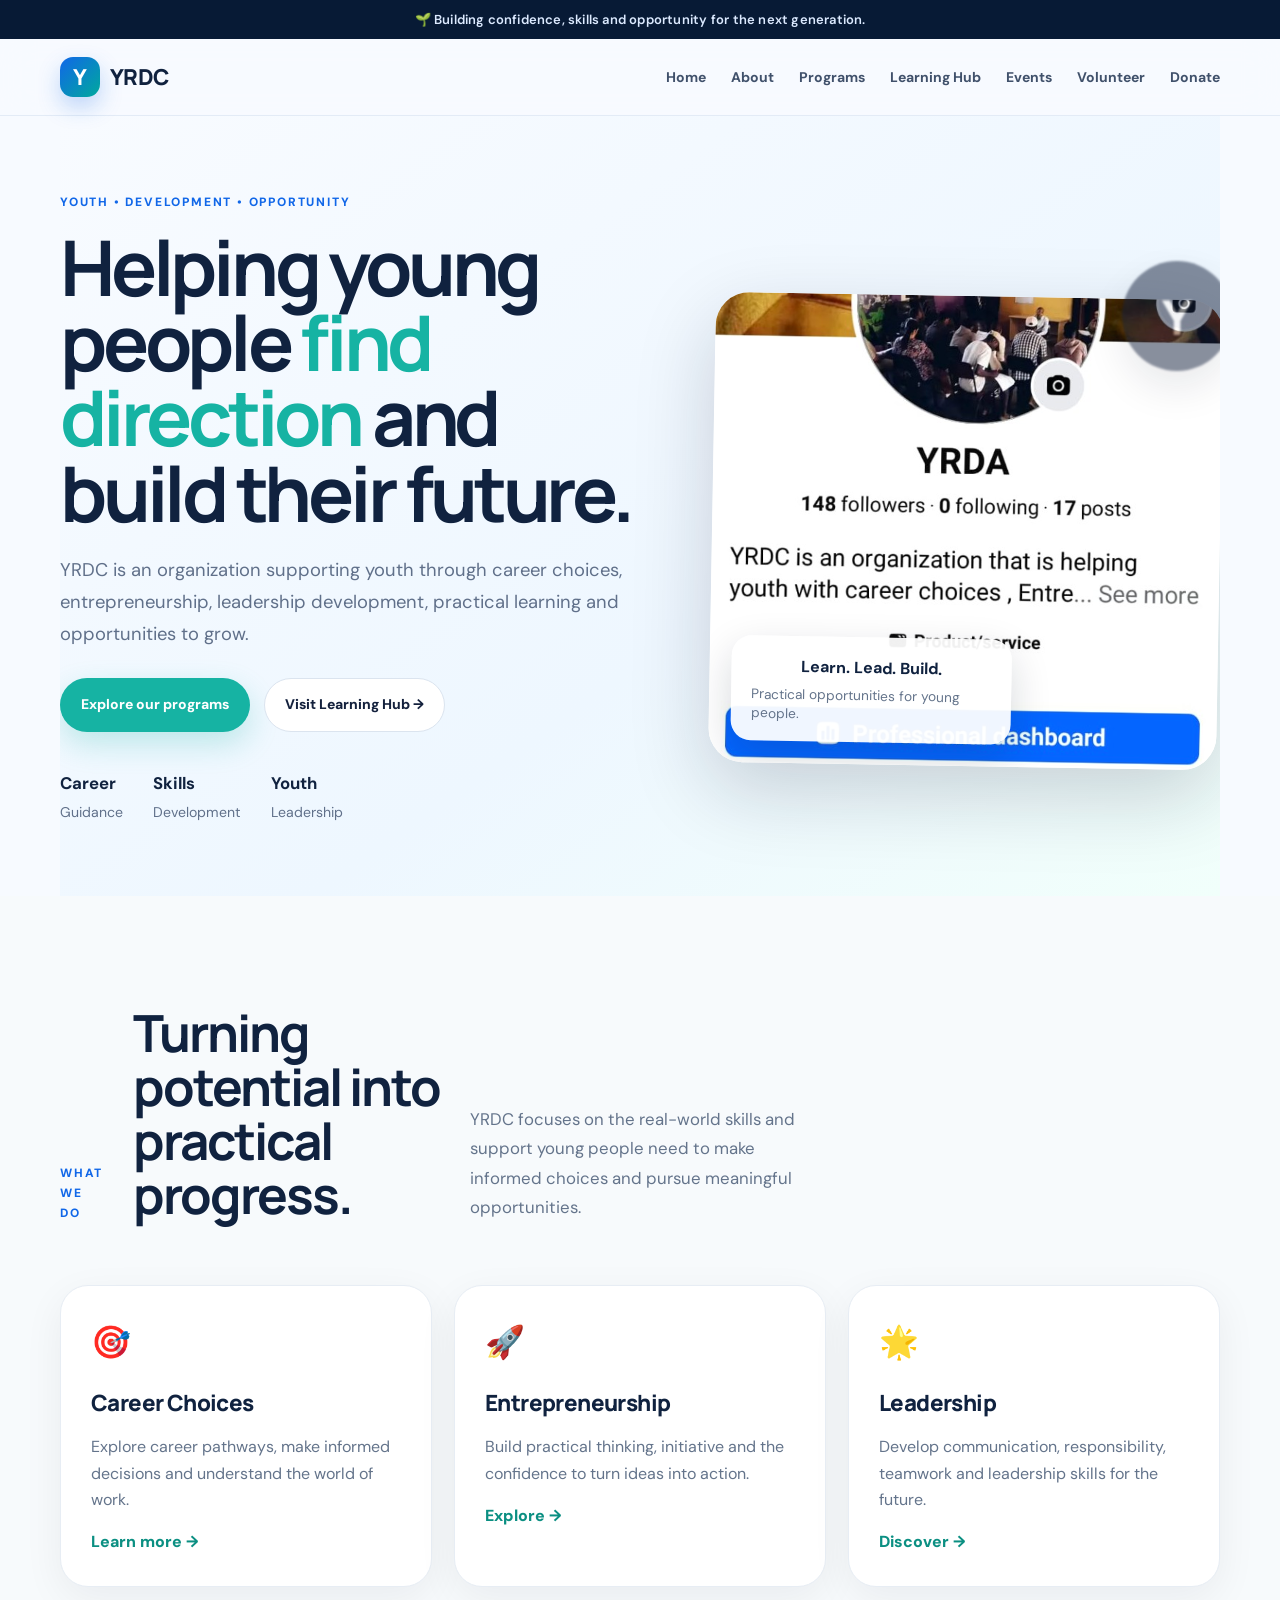
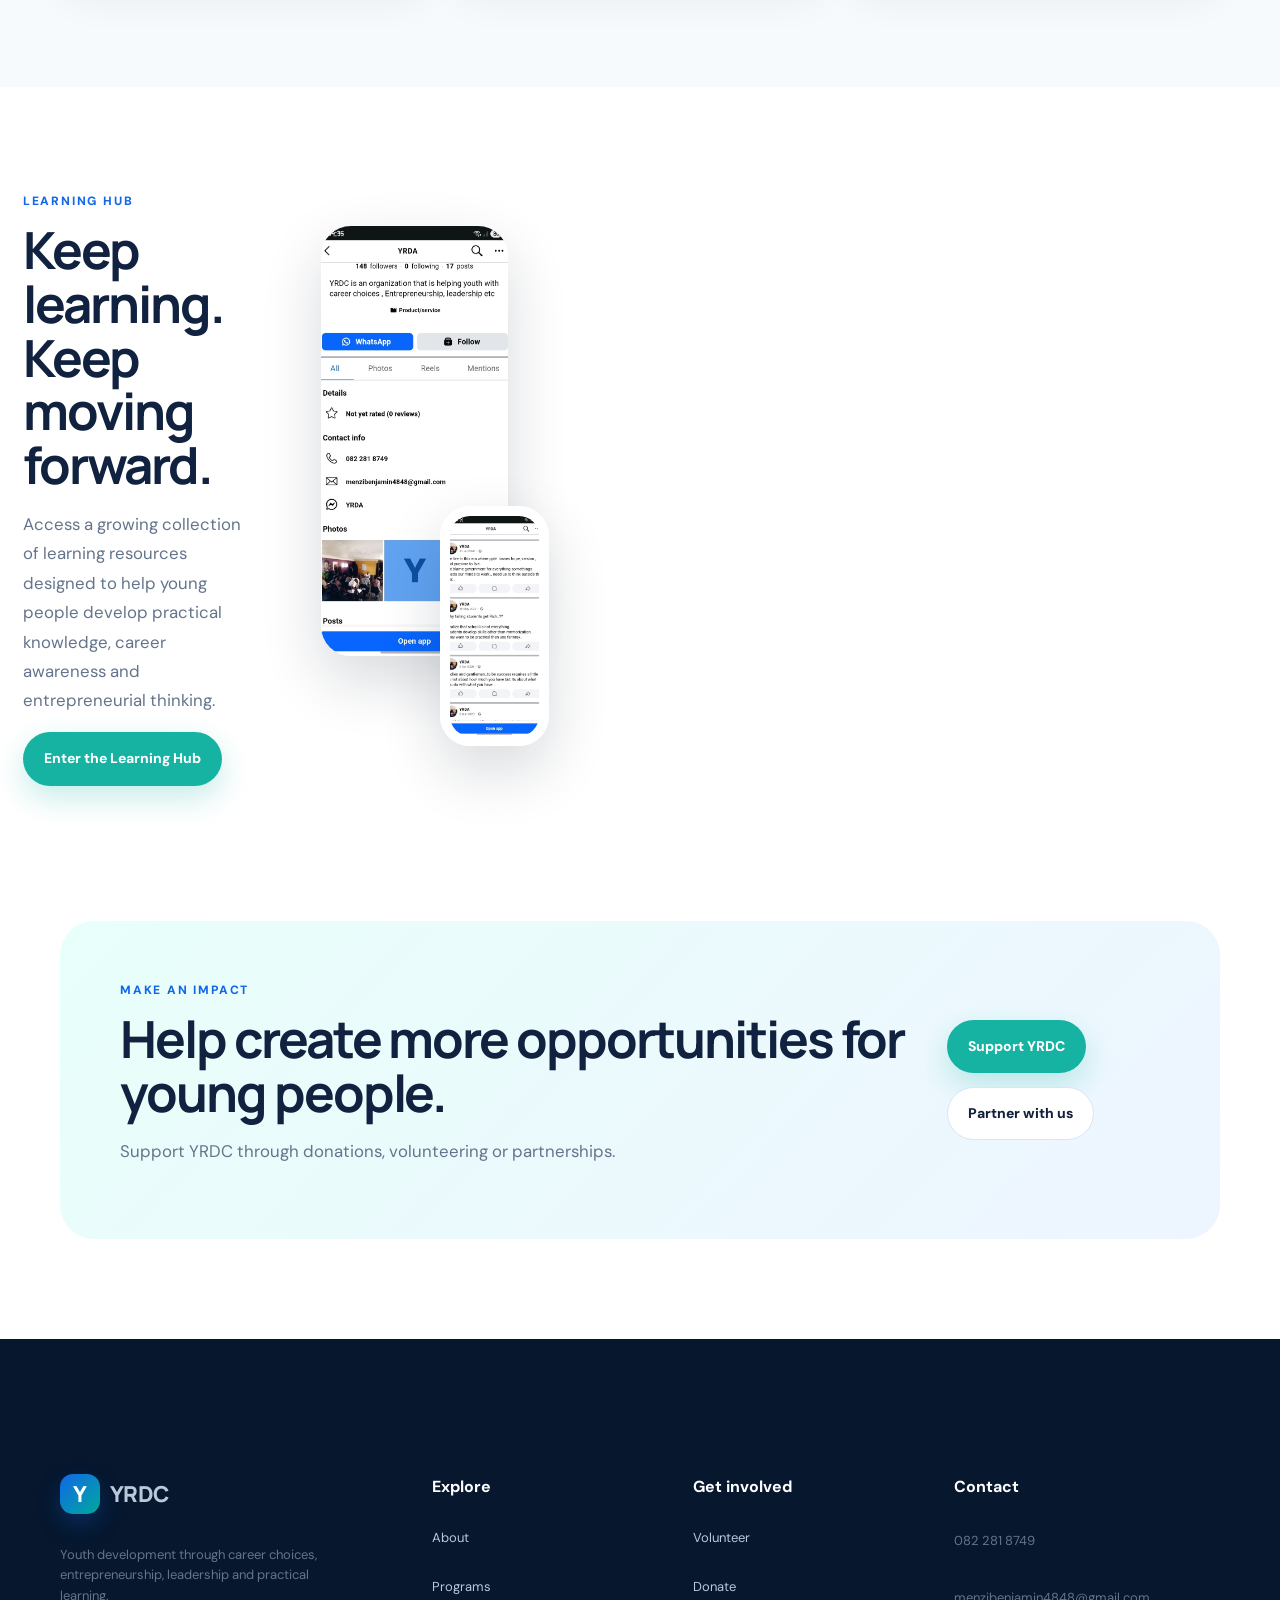
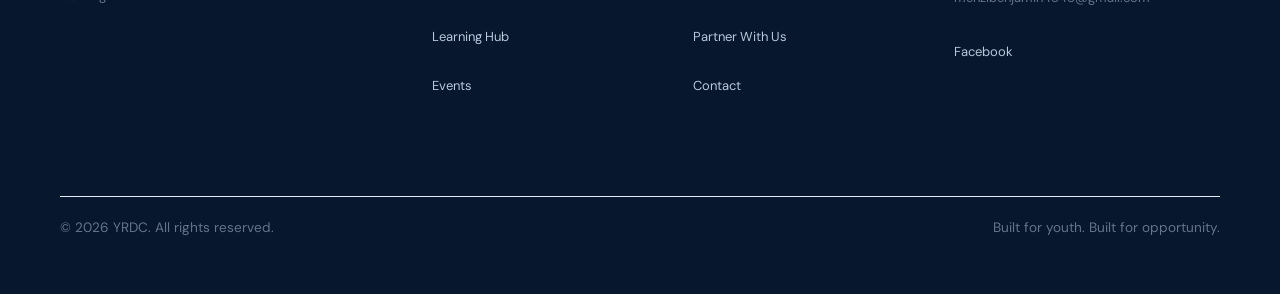
<file: index.html>
<!DOCTYPE html>
<html lang="en">
<head>
<meta charset="UTF-8">
<meta name="viewport" content="width=device-width, initial-scale=1.0">
<meta name="description" content="YRDC — Youth development, career choices, entrepreneurship and leadership.">
<title>YRDC | Youth Development & Opportunity</title>
<link rel="preconnect" href="https://fonts.googleapis.com">
<link rel="preconnect" href="https://fonts.gstatic.com" crossorigin>
<link href="https://fonts.googleapis.com/css2?family=DM+Sans:wght@400;500;600;700&family=Manrope:wght@700;800&display=swap" rel="stylesheet">
<link rel="stylesheet" href="style.css">
</head>
<body>
<div class="announcement">🌱 Building confidence, skills and opportunity for the next generation.</div>
<header class="nav-wrap"><nav class="nav container">
<a class="brand" href="index.html"><span class="brand-mark">Y</span><span>YRDC</span></a>
<button class="menu-btn" aria-label="Open navigation" aria-expanded="false">☰</button>
<div class="nav-links">
<a href="index.html">Home</a><a href="about.html">About</a><a href="programs.html">Programs</a><a href="learning.html">Learning Hub</a><a href="events.html">Events</a><a href="volunteer.html">Volunteer</a><a href="donate.html" class="nav-cta">Donate</a>
</div></nav></header>
<main>
<section class="hero container">
<div class="hero-copy">
<span class="eyebrow">YOUTH • DEVELOPMENT • OPPORTUNITY</span>
<h1>Helping young people <span>find direction</span> and build their future.</h1>
<p>YRDC is an organization supporting youth through career choices, entrepreneurship, leadership development, practical learning and opportunities to grow.</p>
<div class="hero-actions"><a class="btn primary" href="programs.html">Explore our programs</a><a class="btn secondary" href="learning.html">Visit Learning Hub →</a></div>
<div class="hero-stats"><div><strong>Career</strong><span>Guidance</span></div><div><strong>Skills</strong><span>Development</span></div><div><strong>Youth</strong><span>Leadership</span></div></div>
</div>
<div class="hero-visual"><div class="hero-card main-card"><img src="assets/yrda-cover.jpg" alt="YRDC youth development session"><div class="floating-card"><strong>Learn. Lead. Build.</strong><span>Practical opportunities for young people.</span></div></div><div class="hero-orb">Y</div></div>
</section>
<section class="section light"><div class="container"><div class="section-heading"><span class="eyebrow">WHAT WE DO</span><h2>Turning potential into practical progress.</h2><p>YRDC focuses on the real-world skills and support young people need to make informed choices and pursue meaningful opportunities.</p></div><div class="cards three"><article class="card"><span class="icon">🎯</span><h3>Career Choices</h3><p>Explore career pathways, make informed decisions and understand the world of work.</p><a href="programs.html">Learn more →</a></article><article class="card"><span class="icon">🚀</span><h3>Entrepreneurship</h3><p>Build practical thinking, initiative and the confidence to turn ideas into action.</p><a href="programs.html">Explore →</a></article><article class="card"><span class="icon">🌟</span><h3>Leadership</h3><p>Develop communication, responsibility, teamwork and leadership skills for the future.</p><a href="programs.html">Discover →</a></article></div></div></section>
<section class="section split"><div class="container split-grid"><div><span class="eyebrow">LEARNING HUB</span><h2>Keep learning. Keep moving forward.</h2><p>Access a growing collection of learning resources designed to help young people develop practical knowledge, career awareness and entrepreneurial thinking.</p><a class="btn primary" href="learning.html">Enter the Learning Hub</a></div><div class="image-stack"><img src="assets/yrda-about.jpg" alt="YRDC group session"><img class="small-image" src="assets/yrda-posts.jpg" alt="YRDC learning environment"></div></div></section>
<section class="cta-section"><div class="container cta-box"><div><span class="eyebrow">MAKE AN IMPACT</span><h2>Help create more opportunities for young people.</h2><p>Support YRDC through donations, volunteering or partnerships.</p></div><div class="hero-actions"><a class="btn primary" href="donate.html">Support YRDC</a><a class="btn secondary" href="partner.html">Partner with us</a></div></div></section>
</main>
<footer><div class="container footer-grid"><div><a class="brand" href="index.html"><span class="brand-mark">Y</span><span>YRDC</span></a><p>Youth development through career choices, entrepreneurship, leadership and practical learning.</p></div><div><h4>Explore</h4><a href="about.html">About</a><a href="programs.html">Programs</a><a href="learning.html">Learning Hub</a><a href="events.html">Events</a></div><div><h4>Get involved</h4><a href="volunteer.html">Volunteer</a><a href="donate.html">Donate</a><a href="partner.html">Partner With Us</a><a href="contact.html">Contact</a></div><div><h4>Contact</h4><p>082 281 8749</p><p>menzibenjamin4848@gmail.com</p><a href="https://www.facebook.com/profile.php?id=100063714684003" target="_blank" rel="noopener">Facebook</a></div></div><div class="container footer-bottom"><span>© 2026 YRDC. All rights reserved.</span><span>Built for youth. Built for opportunity.</span></div></footer>
<script src="script.js"></script>
</body></html>
</file>
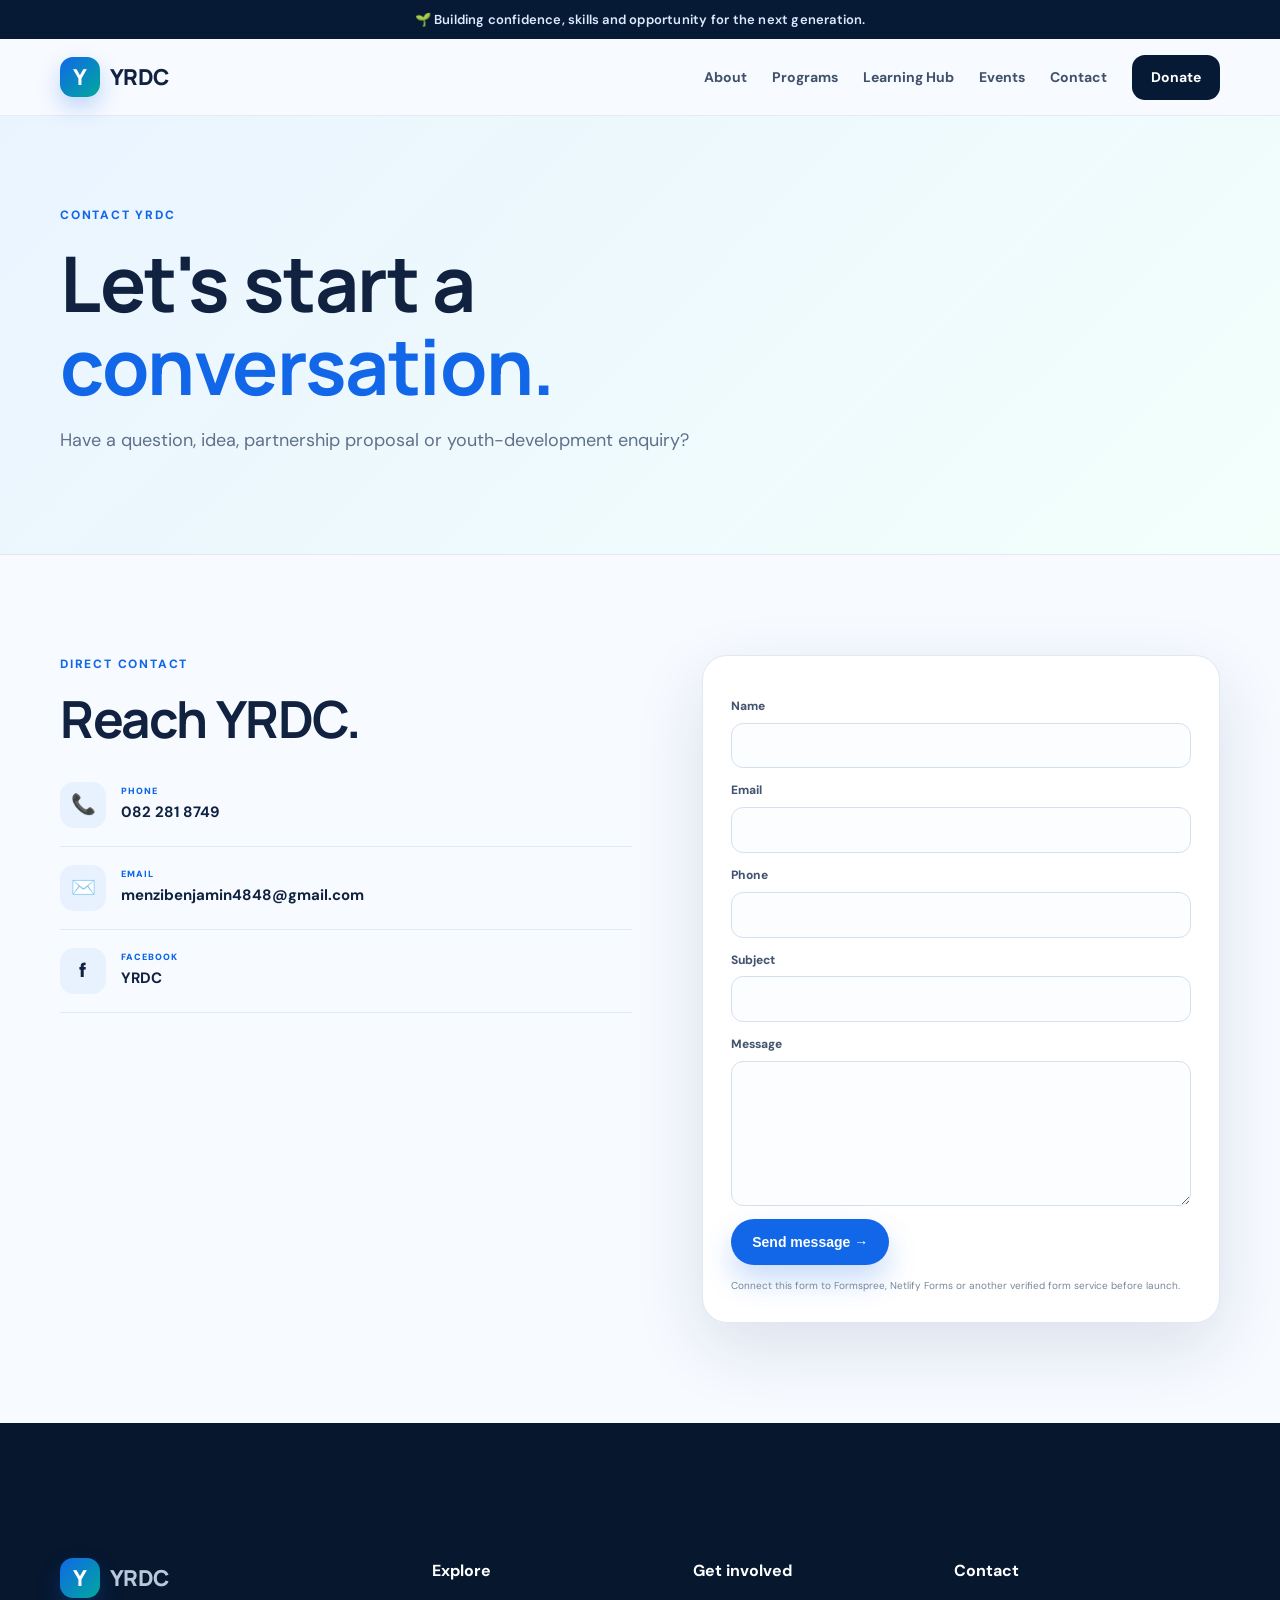
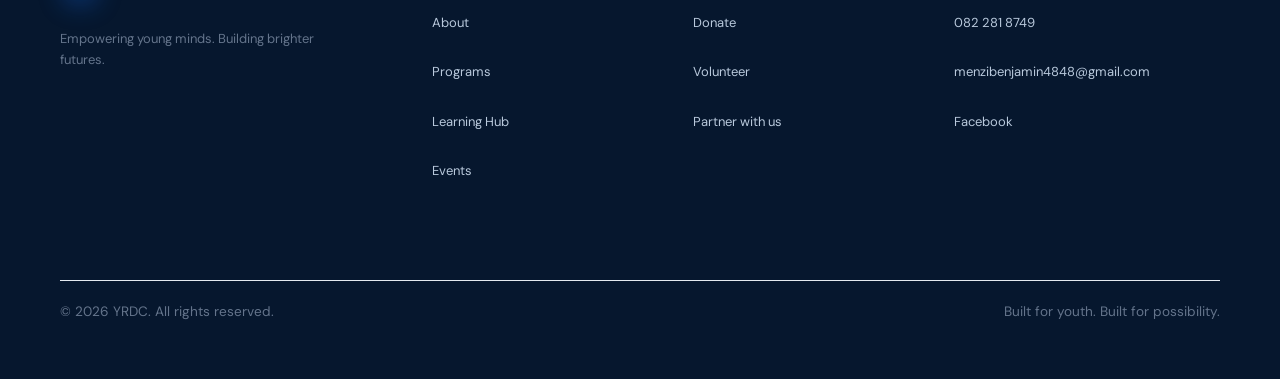
<file: contact.html>
<!DOCTYPE html><html lang="en"><head><meta charset="UTF-8"><meta name="viewport" content="width=device-width, initial-scale=1.0"><meta name="description" content="YRDC youth development organization."><title>Contact | YRDC</title><link rel="preconnect" href="https://fonts.googleapis.com"><link rel="preconnect" href="https://fonts.gstatic.com" crossorigin><link href="https://fonts.googleapis.com/css2?family=DM+Sans:wght@400;500;600;700&family=Manrope:wght@700;800&display=swap" rel="stylesheet"><link rel="stylesheet" href="style.css"></head><body><div class="announcement">🌱 Building confidence, skills and opportunity for the next generation.</div><header class="nav-wrap"><nav class="nav container"><a class="brand" href="index.html"><span class="brand-mark">Y</span><span>YRDC</span></a><button class="menu-btn" aria-label="Open navigation" aria-expanded="false">☰</button><div class="nav-links"><a href="about.html">About</a><a href="programs.html">Programs</a><a href="learning.html">Learning Hub</a><a href="events.html">Events</a><a href="contact.html">Contact</a><a class="nav-donate" href="donate.html">Donate</a></div></nav></header><main><section class="page-hero"><div class="container"><div class="eyebrow">Contact YRDC</div><h1>Let's start a <em>conversation.</em></h1><p>Have a question, idea, partnership proposal or youth-development enquiry?</p></div></section>
<section class="section"><div class="container contact-grid"><div class="contact-info"><div class="eyebrow">Direct contact</div><h2>Reach YRDC.</h2><a class="contact-item" href="tel:+27822818749"><span>📞</span><div><small>PHONE</small><b>082 281 8749</b></div></a><a class="contact-item" href="mailto:menzibenjamin4848@gmail.com"><span>✉️</span><div><small>EMAIL</small><b>menzibenjamin4848@gmail.com</b></div></a><a class="contact-item" target="_blank" rel="noopener" href="https://www.facebook.com/profile.php?id=100063714684003"><span>f</span><div><small>FACEBOOK</small><b>YRDC</b></div></a></div><form class="form-card" onsubmit="event.preventDefault(); alert('Thank you. Your message is ready for YRDC to connect to a live form/email service.');"><label>Name<input required></label><label>Email<input type="email" required></label><label>Phone<input></label><label>Subject<input></label><label>Message<textarea rows="6" required></textarea></label><button class="btn btn-primary">Send message →</button><small>Connect this form to Formspree, Netlify Forms or another verified form service before launch.</small></form></div></section></main><footer><div class="container footer-grid"><div><a class="brand footer-brand" href="index.html"><span class="brand-mark">Y</span><span>YRDC</span></a><p>Empowering young minds. Building brighter futures.</p></div><div><h4>Explore</h4><a href="about.html">About</a><a href="programs.html">Programs</a><a href="learning.html">Learning Hub</a><a href="events.html">Events</a></div><div><h4>Get involved</h4><a href="donate.html">Donate</a><a href="volunteer.html">Volunteer</a><a href="partner.html">Partner with us</a></div><div><h4>Contact</h4><a href="tel:+27822818749">082 281 8749</a><a href="mailto:menzibenjamin4848@gmail.com">menzibenjamin4848@gmail.com</a><a href="https://www.facebook.com/profile.php?id=100063714684003" target="_blank" rel="noopener">Facebook</a></div></div><div class="container footer-bottom"><span>© <span id="year"></span> YRDC. All rights reserved.</span><span>Built for youth. Built for possibility.</span></div></footer><script src="script.js"></script><script>
document.addEventListener("DOMContentLoaded",()=>{const filters=document.querySelectorAll(".filter"), cards=document.querySelectorAll(".lesson"), search=document.getElementById("courseSearch");function apply(){const active=document.querySelector(".filter.active")?.dataset.filter||"all", q=(search?.value||"").toLowerCase();cards.forEach(c=>{const okCat=active==="all"||c.dataset.cat===active;const okText=c.dataset.title.includes(q);c.style.display=okCat&&okText?"grid":"none"})}filters.forEach(f=>f.addEventListener("click",()=>{filters.forEach(x=>x.classList.remove("active"));f.classList.add("active");apply()}));search?.addEventListener("input",apply)});
</script></body></html>
</file>
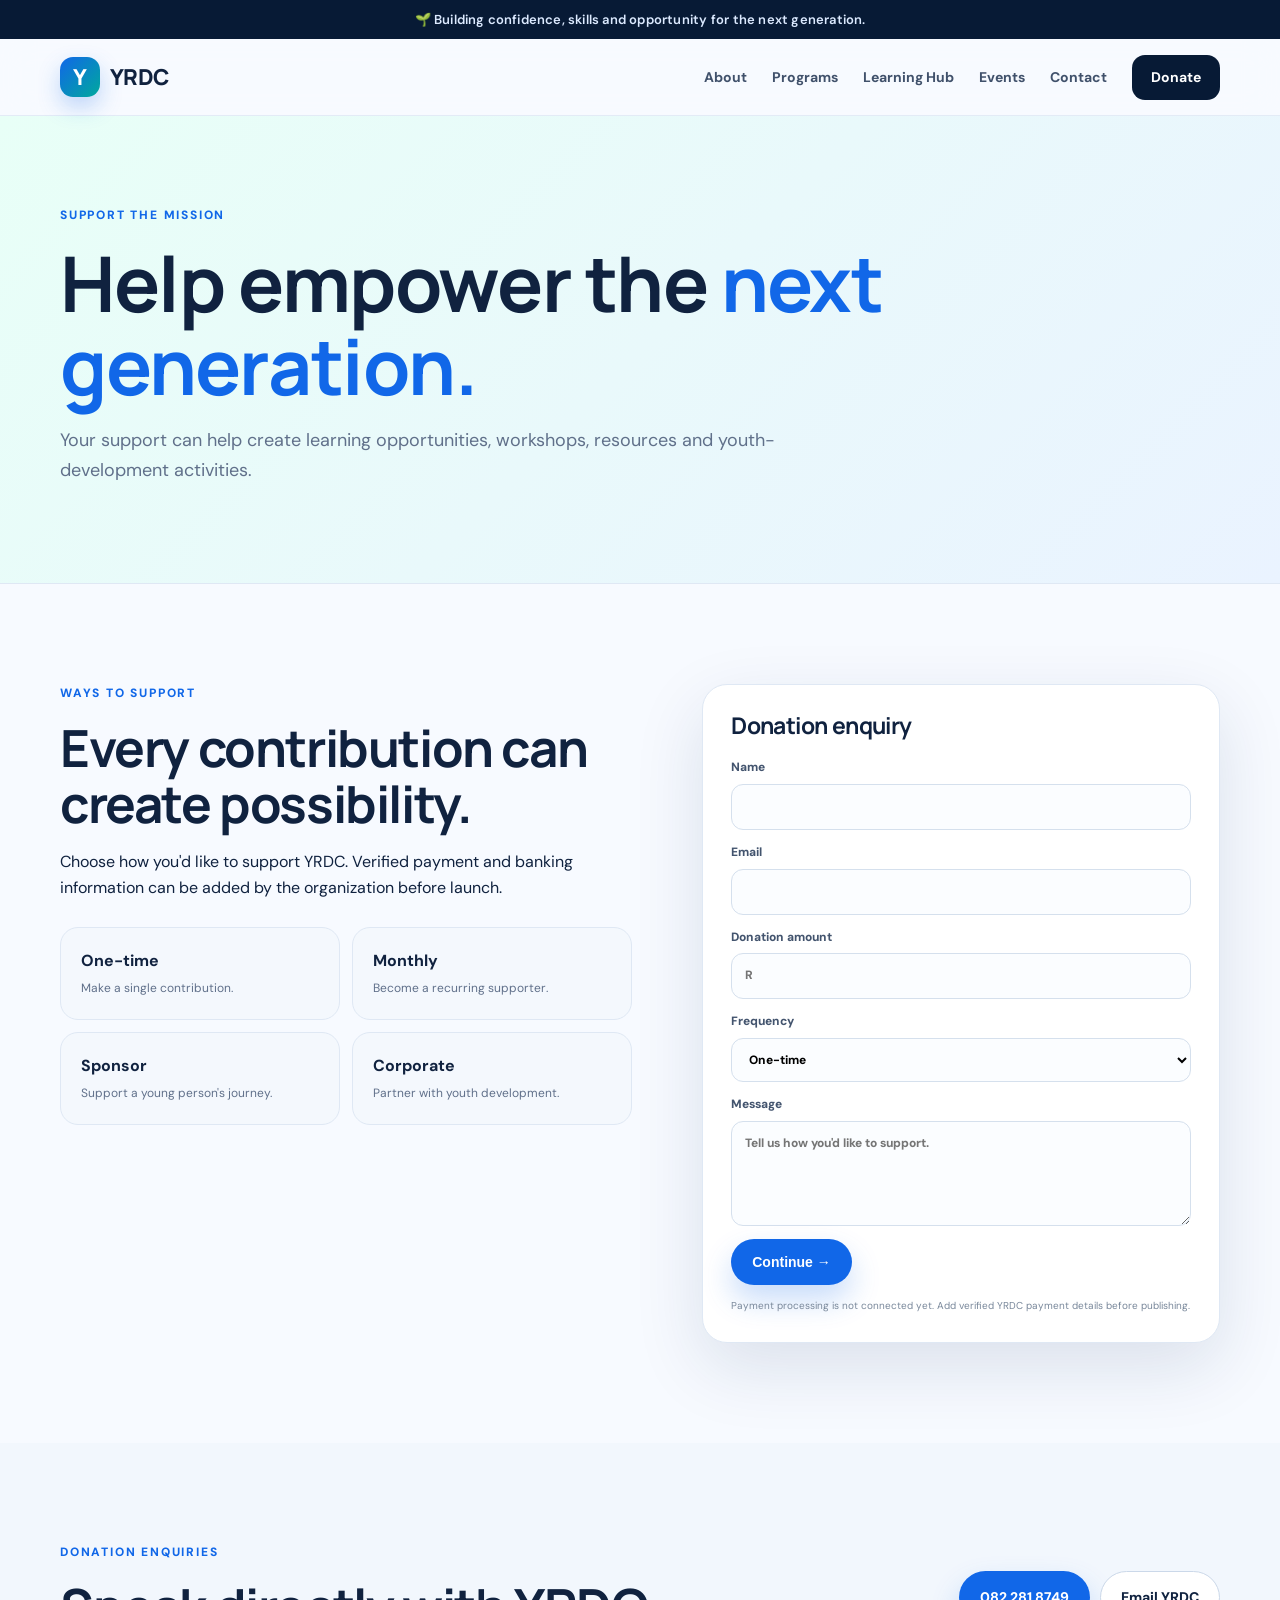
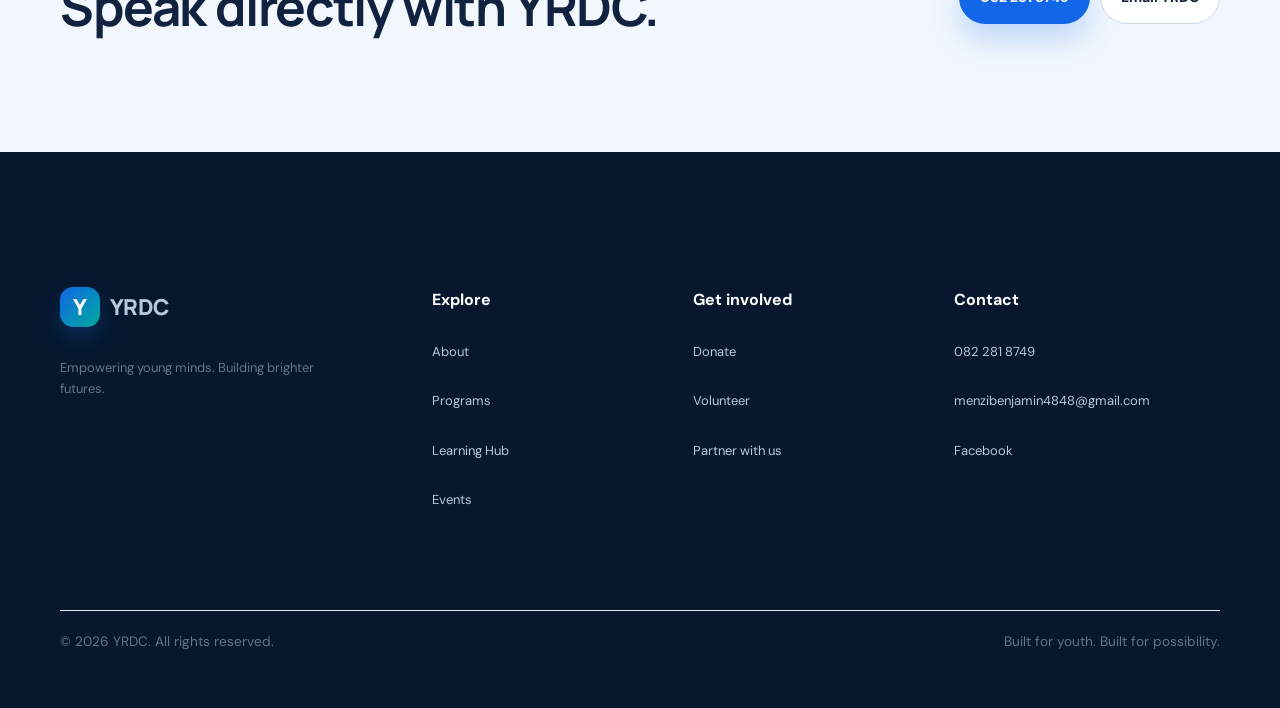
<file: donate.html>
<!DOCTYPE html><html lang="en"><head><meta charset="UTF-8"><meta name="viewport" content="width=device-width, initial-scale=1.0"><meta name="description" content="YRDC youth development organization."><title>Donate | YRDC</title><link rel="preconnect" href="https://fonts.googleapis.com"><link rel="preconnect" href="https://fonts.gstatic.com" crossorigin><link href="https://fonts.googleapis.com/css2?family=DM+Sans:wght@400;500;600;700&family=Manrope:wght@700;800&display=swap" rel="stylesheet"><link rel="stylesheet" href="style.css"></head><body><div class="announcement">🌱 Building confidence, skills and opportunity for the next generation.</div><header class="nav-wrap"><nav class="nav container"><a class="brand" href="index.html"><span class="brand-mark">Y</span><span>YRDC</span></a><button class="menu-btn" aria-label="Open navigation" aria-expanded="false">☰</button><div class="nav-links"><a href="about.html">About</a><a href="programs.html">Programs</a><a href="learning.html">Learning Hub</a><a href="events.html">Events</a><a href="contact.html">Contact</a><a class="nav-donate" href="donate.html">Donate</a></div></nav></header><main><section class="page-hero donate-hero"><div class="container"><div class="eyebrow">Support the mission</div><h1>Help empower the <em>next generation.</em></h1><p>Your support can help create learning opportunities, workshops, resources and youth-development activities.</p></div></section>
<section class="section"><div class="container donate-grid"><div><div class="eyebrow">Ways to support</div><h2>Every contribution can create possibility.</h2><p>Choose how you'd like to support YRDC. Verified payment and banking information can be added by the organization before launch.</p><div class="support-cards"><div><b>One-time</b><span>Make a single contribution.</span></div><div><b>Monthly</b><span>Become a recurring supporter.</span></div><div><b>Sponsor</b><span>Support a young person's journey.</span></div><div><b>Corporate</b><span>Partner with youth development.</span></div></div></div><form class="form-card" onsubmit="event.preventDefault(); alert('Thank you. Donation details are ready for YRDC to connect to a verified payment provider.');"><h3>Donation enquiry</h3><label>Name<input required></label><label>Email<input type="email" required></label><label>Donation amount<input type="number" min="0" placeholder="R"></label><label>Frequency<select><option>One-time</option><option>Monthly</option></select></label><label>Message<textarea rows="4" placeholder="Tell us how you'd like to support."></textarea></label><button class="btn btn-primary" type="submit">Continue →</button><small>Payment processing is not connected yet. Add verified YRDC payment details before publishing.</small></form></div></section>
<section class="section programs-section"><div class="container contact-strip"><div><div class="eyebrow">Donation enquiries</div><h2>Speak directly with YRDC.</h2></div><div><a class="btn btn-primary" href="tel:+27822818749">082 281 8749</a><a class="btn btn-ghost" href="mailto:menzibenjamin4848@gmail.com">Email YRDC</a></div></div></section></main><footer><div class="container footer-grid"><div><a class="brand footer-brand" href="index.html"><span class="brand-mark">Y</span><span>YRDC</span></a><p>Empowering young minds. Building brighter futures.</p></div><div><h4>Explore</h4><a href="about.html">About</a><a href="programs.html">Programs</a><a href="learning.html">Learning Hub</a><a href="events.html">Events</a></div><div><h4>Get involved</h4><a href="donate.html">Donate</a><a href="volunteer.html">Volunteer</a><a href="partner.html">Partner with us</a></div><div><h4>Contact</h4><a href="tel:+27822818749">082 281 8749</a><a href="mailto:menzibenjamin4848@gmail.com">menzibenjamin4848@gmail.com</a><a href="https://www.facebook.com/profile.php?id=100063714684003" target="_blank" rel="noopener">Facebook</a></div></div><div class="container footer-bottom"><span>© <span id="year"></span> YRDC. All rights reserved.</span><span>Built for youth. Built for possibility.</span></div></footer><script src="script.js"></script><script>
document.addEventListener("DOMContentLoaded",()=>{const filters=document.querySelectorAll(".filter"), cards=document.querySelectorAll(".lesson"), search=document.getElementById("courseSearch");function apply(){const active=document.querySelector(".filter.active")?.dataset.filter||"all", q=(search?.value||"").toLowerCase();cards.forEach(c=>{const okCat=active==="all"||c.dataset.cat===active;const okText=c.dataset.title.includes(q);c.style.display=okCat&&okText?"grid":"none"})}filters.forEach(f=>f.addEventListener("click",()=>{filters.forEach(x=>x.classList.remove("active"));f.classList.add("active");apply()}));search?.addEventListener("input",apply)});
</script></body></html>
</file>
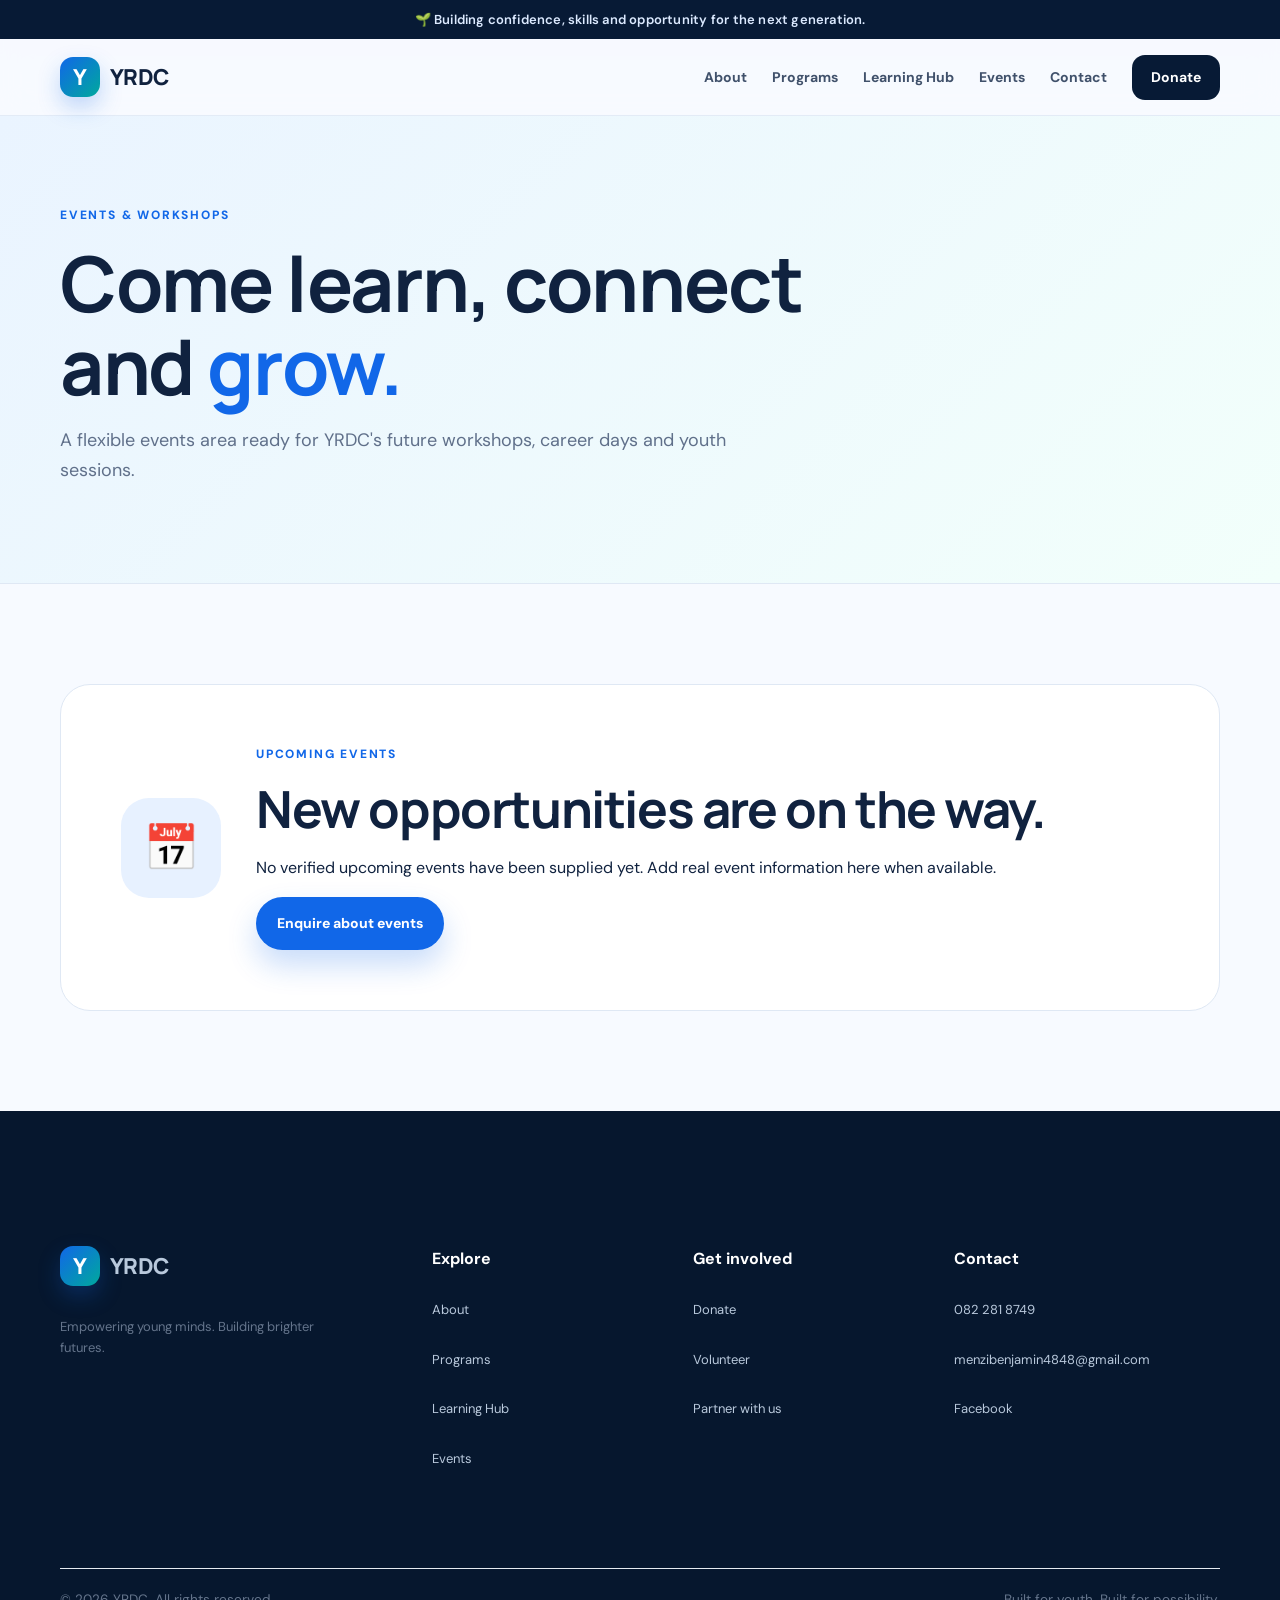
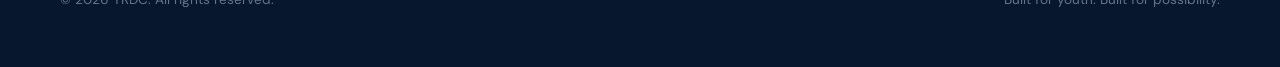
<file: events.html>
<!DOCTYPE html><html lang="en"><head><meta charset="UTF-8"><meta name="viewport" content="width=device-width, initial-scale=1.0"><meta name="description" content="YRDC youth development organization."><title>Events | YRDC</title><link rel="preconnect" href="https://fonts.googleapis.com"><link rel="preconnect" href="https://fonts.gstatic.com" crossorigin><link href="https://fonts.googleapis.com/css2?family=DM+Sans:wght@400;500;600;700&family=Manrope:wght@700;800&display=swap" rel="stylesheet"><link rel="stylesheet" href="style.css"></head><body><div class="announcement">🌱 Building confidence, skills and opportunity for the next generation.</div><header class="nav-wrap"><nav class="nav container"><a class="brand" href="index.html"><span class="brand-mark">Y</span><span>YRDC</span></a><button class="menu-btn" aria-label="Open navigation" aria-expanded="false">☰</button><div class="nav-links"><a href="about.html">About</a><a href="programs.html">Programs</a><a href="learning.html">Learning Hub</a><a href="events.html">Events</a><a href="contact.html">Contact</a><a class="nav-donate" href="donate.html">Donate</a></div></nav></header><main><section class="page-hero"><div class="container"><div class="eyebrow">Events & workshops</div><h1>Come learn, connect and <em>grow.</em></h1><p>A flexible events area ready for YRDC's future workshops, career days and youth sessions.</p></div></section>
<section class="section"><div class="container"><div class="empty-event"><div class="event-icon">📅</div><div><div class="eyebrow">Upcoming events</div><h2>New opportunities are on the way.</h2><p>No verified upcoming events have been supplied yet. Add real event information here when available.</p><a class="btn btn-primary" href="mailto:menzibenjamin4848@gmail.com">Enquire about events</a></div></div></div></section></main><footer><div class="container footer-grid"><div><a class="brand footer-brand" href="index.html"><span class="brand-mark">Y</span><span>YRDC</span></a><p>Empowering young minds. Building brighter futures.</p></div><div><h4>Explore</h4><a href="about.html">About</a><a href="programs.html">Programs</a><a href="learning.html">Learning Hub</a><a href="events.html">Events</a></div><div><h4>Get involved</h4><a href="donate.html">Donate</a><a href="volunteer.html">Volunteer</a><a href="partner.html">Partner with us</a></div><div><h4>Contact</h4><a href="tel:+27822818749">082 281 8749</a><a href="mailto:menzibenjamin4848@gmail.com">menzibenjamin4848@gmail.com</a><a href="https://www.facebook.com/profile.php?id=100063714684003" target="_blank" rel="noopener">Facebook</a></div></div><div class="container footer-bottom"><span>© <span id="year"></span> YRDC. All rights reserved.</span><span>Built for youth. Built for possibility.</span></div></footer><script src="script.js"></script><script>
document.addEventListener("DOMContentLoaded",()=>{const filters=document.querySelectorAll(".filter"), cards=document.querySelectorAll(".lesson"), search=document.getElementById("courseSearch");function apply(){const active=document.querySelector(".filter.active")?.dataset.filter||"all", q=(search?.value||"").toLowerCase();cards.forEach(c=>{const okCat=active==="all"||c.dataset.cat===active;const okText=c.dataset.title.includes(q);c.style.display=okCat&&okText?"grid":"none"})}filters.forEach(f=>f.addEventListener("click",()=>{filters.forEach(x=>x.classList.remove("active"));f.classList.add("active");apply()}));search?.addEventListener("input",apply)});
</script></body></html>
</file>
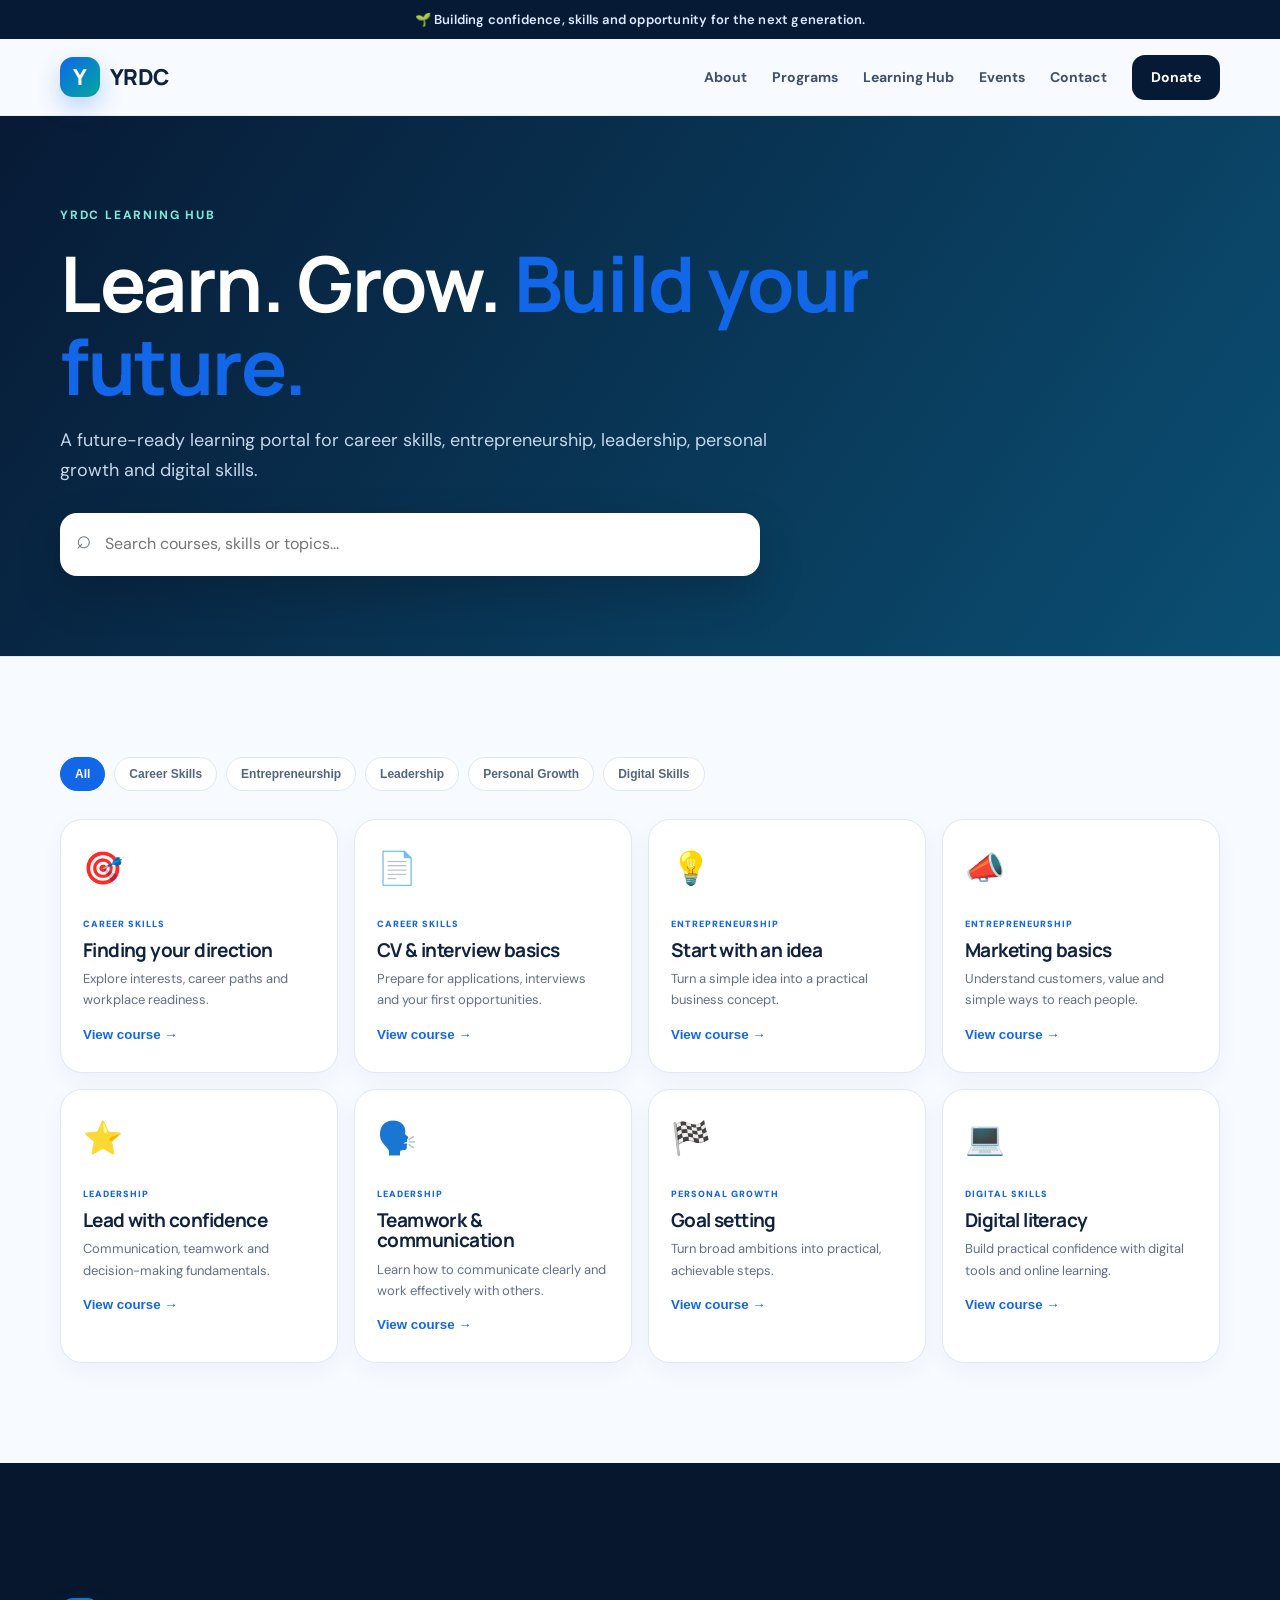
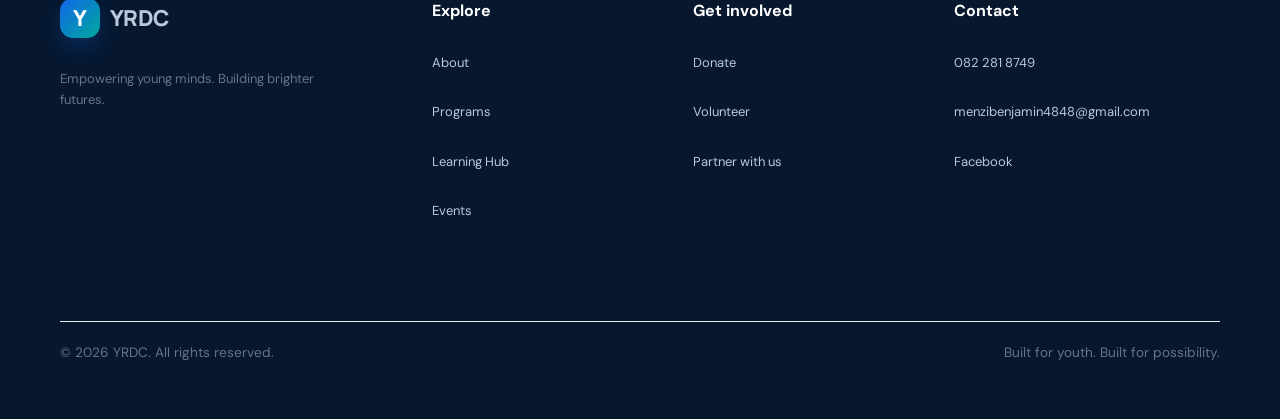
<file: learning.html>
<!DOCTYPE html><html lang="en"><head><meta charset="UTF-8"><meta name="viewport" content="width=device-width, initial-scale=1.0"><meta name="description" content="YRDC youth development organization."><title>Learning Hub | YRDC</title><link rel="preconnect" href="https://fonts.googleapis.com"><link rel="preconnect" href="https://fonts.gstatic.com" crossorigin><link href="https://fonts.googleapis.com/css2?family=DM+Sans:wght@400;500;600;700&family=Manrope:wght@700;800&display=swap" rel="stylesheet"><link rel="stylesheet" href="style.css"></head><body><div class="announcement">🌱 Building confidence, skills and opportunity for the next generation.</div><header class="nav-wrap"><nav class="nav container"><a class="brand" href="index.html"><span class="brand-mark">Y</span><span>YRDC</span></a><button class="menu-btn" aria-label="Open navigation" aria-expanded="false">☰</button><div class="nav-links"><a href="about.html">About</a><a href="programs.html">Programs</a><a href="learning.html">Learning Hub</a><a href="events.html">Events</a><a href="contact.html">Contact</a><a class="nav-donate" href="donate.html">Donate</a></div></nav></header><main><section class="page-hero hub-hero"><div class="container"><div class="eyebrow">YRDC Learning Hub</div><h1>Learn. Grow. <em>Build your future.</em></h1><p>A future-ready learning portal for career skills, entrepreneurship, leadership, personal growth and digital skills.</p><div class="search-box"><span>⌕</span><input id="courseSearch" placeholder="Search courses, skills or topics..." aria-label="Search courses"></div></div></section>
<section class="section"><div class="container"><div class="category-row"><button class="filter active" data-filter="all">All</button><button class="filter" data-filter="career">Career Skills</button><button class="filter" data-filter="business">Entrepreneurship</button><button class="filter" data-filter="leadership">Leadership</button><button class="filter" data-filter="personal">Personal Growth</button><button class="filter" data-filter="digital">Digital Skills</button></div>
<div class="learning-grid" id="learningGrid">
<article class="lesson" data-cat="career" data-title="finding your direction"><span>🎯</span><small>CAREER SKILLS</small><h3>Finding your direction</h3><p>Explore interests, career paths and workplace readiness.</p><button class="lesson-btn" onclick="alert('Course preview: Finding your direction')">View course →</button></article>
<article class="lesson" data-cat="career" data-title="cv and interview basics"><span>📄</span><small>CAREER SKILLS</small><h3>CV & interview basics</h3><p>Prepare for applications, interviews and your first opportunities.</p><button class="lesson-btn" onclick="alert('Course preview: CV & interview basics')">View course →</button></article>
<article class="lesson" data-cat="business" data-title="start with an idea"><span>💡</span><small>ENTREPRENEURSHIP</small><h3>Start with an idea</h3><p>Turn a simple idea into a practical business concept.</p><button class="lesson-btn" onclick="alert('Course preview: Start with an idea')">View course →</button></article>
<article class="lesson" data-cat="business" data-title="marketing basics"><span>📣</span><small>ENTREPRENEURSHIP</small><h3>Marketing basics</h3><p>Understand customers, value and simple ways to reach people.</p><button class="lesson-btn" onclick="alert('Course preview: Marketing basics')">View course →</button></article>
<article class="lesson" data-cat="leadership" data-title="lead with confidence"><span>⭐</span><small>LEADERSHIP</small><h3>Lead with confidence</h3><p>Communication, teamwork and decision-making fundamentals.</p><button class="lesson-btn" onclick="alert('Course preview: Lead with confidence')">View course →</button></article>
<article class="lesson" data-cat="leadership" data-title="teamwork and communication"><span>🗣️</span><small>LEADERSHIP</small><h3>Teamwork & communication</h3><p>Learn how to communicate clearly and work effectively with others.</p><button class="lesson-btn" onclick="alert('Course preview: Teamwork & communication')">View course →</button></article>
<article class="lesson" data-cat="personal" data-title="goal setting"><span>🏁</span><small>PERSONAL GROWTH</small><h3>Goal setting</h3><p>Turn broad ambitions into practical, achievable steps.</p><button class="lesson-btn" onclick="alert('Course preview: Goal setting')">View course →</button></article>
<article class="lesson" data-cat="digital" data-title="digital literacy"><span>💻</span><small>DIGITAL SKILLS</small><h3>Digital literacy</h3><p>Build practical confidence with digital tools and online learning.</p><button class="lesson-btn" onclick="alert('Course preview: Digital literacy')">View course →</button></article>
</div></div></section></main><footer><div class="container footer-grid"><div><a class="brand footer-brand" href="index.html"><span class="brand-mark">Y</span><span>YRDC</span></a><p>Empowering young minds. Building brighter futures.</p></div><div><h4>Explore</h4><a href="about.html">About</a><a href="programs.html">Programs</a><a href="learning.html">Learning Hub</a><a href="events.html">Events</a></div><div><h4>Get involved</h4><a href="donate.html">Donate</a><a href="volunteer.html">Volunteer</a><a href="partner.html">Partner with us</a></div><div><h4>Contact</h4><a href="tel:+27822818749">082 281 8749</a><a href="mailto:menzibenjamin4848@gmail.com">menzibenjamin4848@gmail.com</a><a href="https://www.facebook.com/profile.php?id=100063714684003" target="_blank" rel="noopener">Facebook</a></div></div><div class="container footer-bottom"><span>© <span id="year"></span> YRDC. All rights reserved.</span><span>Built for youth. Built for possibility.</span></div></footer><script src="script.js"></script><script>
document.addEventListener("DOMContentLoaded",()=>{const filters=document.querySelectorAll(".filter"), cards=document.querySelectorAll(".lesson"), search=document.getElementById("courseSearch");function apply(){const active=document.querySelector(".filter.active")?.dataset.filter||"all", q=(search?.value||"").toLowerCase();cards.forEach(c=>{const okCat=active==="all"||c.dataset.cat===active;const okText=c.dataset.title.includes(q);c.style.display=okCat&&okText?"grid":"none"})}filters.forEach(f=>f.addEventListener("click",()=>{filters.forEach(x=>x.classList.remove("active"));f.classList.add("active");apply()}));search?.addEventListener("input",apply)});
</script></body></html>
</file>
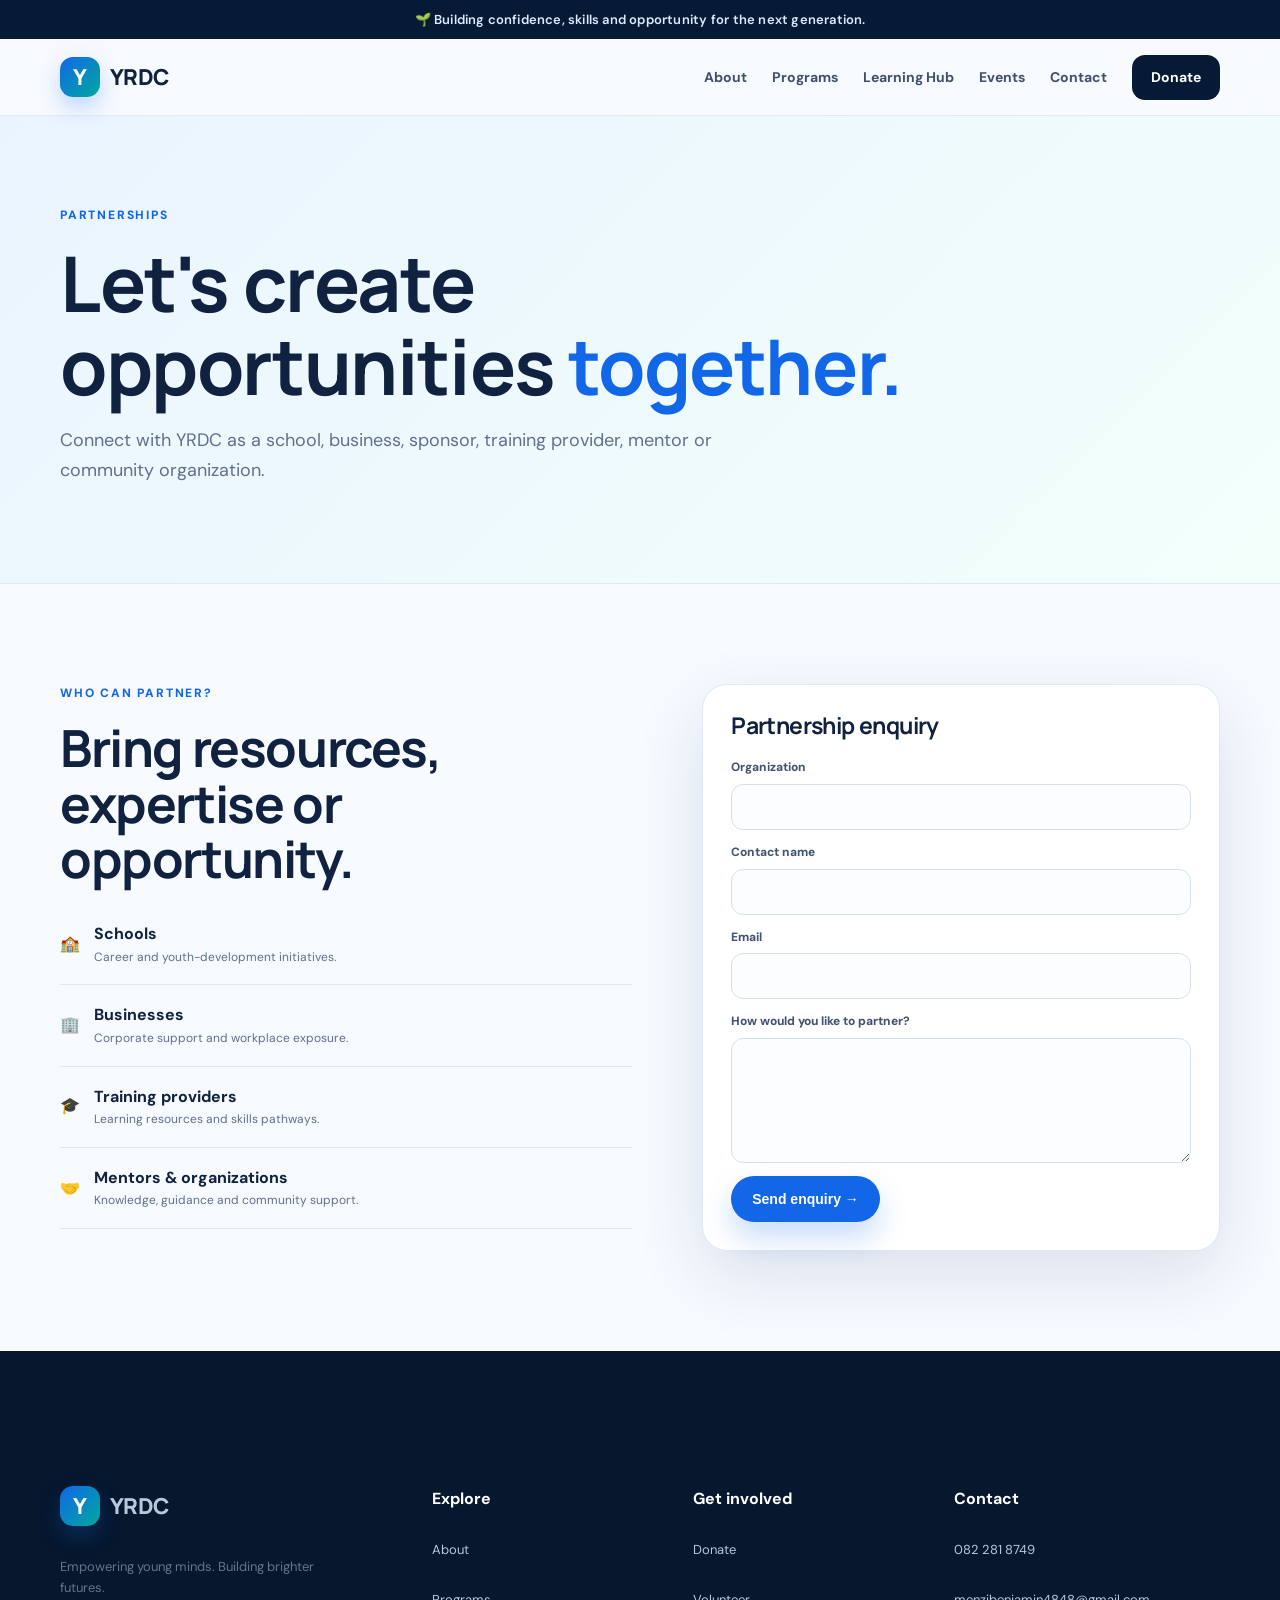
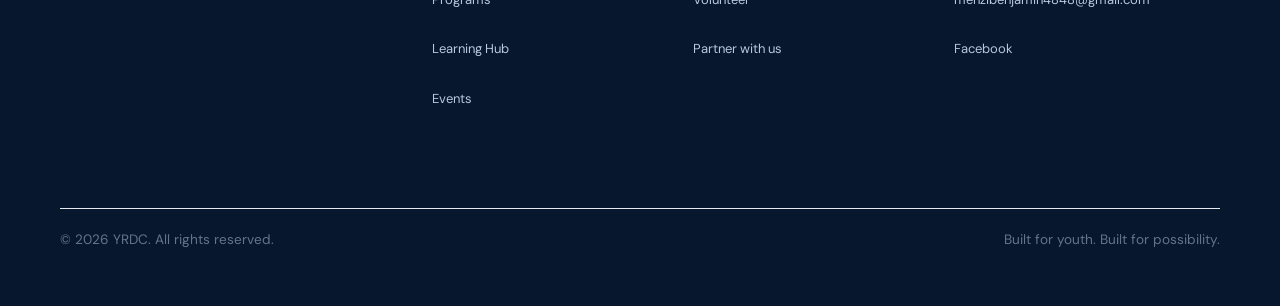
<file: partner.html>
<!DOCTYPE html><html lang="en"><head><meta charset="UTF-8"><meta name="viewport" content="width=device-width, initial-scale=1.0"><meta name="description" content="YRDC youth development organization."><title>Partner With Us | YRDC</title><link rel="preconnect" href="https://fonts.googleapis.com"><link rel="preconnect" href="https://fonts.gstatic.com" crossorigin><link href="https://fonts.googleapis.com/css2?family=DM+Sans:wght@400;500;600;700&family=Manrope:wght@700;800&display=swap" rel="stylesheet"><link rel="stylesheet" href="style.css"></head><body><div class="announcement">🌱 Building confidence, skills and opportunity for the next generation.</div><header class="nav-wrap"><nav class="nav container"><a class="brand" href="index.html"><span class="brand-mark">Y</span><span>YRDC</span></a><button class="menu-btn" aria-label="Open navigation" aria-expanded="false">☰</button><div class="nav-links"><a href="about.html">About</a><a href="programs.html">Programs</a><a href="learning.html">Learning Hub</a><a href="events.html">Events</a><a href="contact.html">Contact</a><a class="nav-donate" href="donate.html">Donate</a></div></nav></header><main><section class="page-hero"><div class="container"><div class="eyebrow">Partnerships</div><h1>Let's create opportunities <em>together.</em></h1><p>Connect with YRDC as a school, business, sponsor, training provider, mentor or community organization.</p></div></section>
<section class="section"><div class="container partner-grid"><div class="partner-points"><div class="eyebrow">Who can partner?</div><h2>Bring resources, expertise or opportunity.</h2><div class="partner-item">🏫 <span><b>Schools</b><small>Career and youth-development initiatives.</small></span></div><div class="partner-item">🏢 <span><b>Businesses</b><small>Corporate support and workplace exposure.</small></span></div><div class="partner-item">🎓 <span><b>Training providers</b><small>Learning resources and skills pathways.</small></span></div><div class="partner-item">🤝 <span><b>Mentors & organizations</b><small>Knowledge, guidance and community support.</small></span></div></div><form class="form-card" onsubmit="event.preventDefault(); alert('Thank you. Your partnership enquiry has been captured for YRDC.');"><h3>Partnership enquiry</h3><label>Organization<input required></label><label>Contact name<input required></label><label>Email<input type="email" required></label><label>How would you like to partner?<textarea rows="5"></textarea></label><button class="btn btn-primary">Send enquiry →</button></form></div></section></main><footer><div class="container footer-grid"><div><a class="brand footer-brand" href="index.html"><span class="brand-mark">Y</span><span>YRDC</span></a><p>Empowering young minds. Building brighter futures.</p></div><div><h4>Explore</h4><a href="about.html">About</a><a href="programs.html">Programs</a><a href="learning.html">Learning Hub</a><a href="events.html">Events</a></div><div><h4>Get involved</h4><a href="donate.html">Donate</a><a href="volunteer.html">Volunteer</a><a href="partner.html">Partner with us</a></div><div><h4>Contact</h4><a href="tel:+27822818749">082 281 8749</a><a href="mailto:menzibenjamin4848@gmail.com">menzibenjamin4848@gmail.com</a><a href="https://www.facebook.com/profile.php?id=100063714684003" target="_blank" rel="noopener">Facebook</a></div></div><div class="container footer-bottom"><span>© <span id="year"></span> YRDC. All rights reserved.</span><span>Built for youth. Built for possibility.</span></div></footer><script src="script.js"></script><script>
document.addEventListener("DOMContentLoaded",()=>{const filters=document.querySelectorAll(".filter"), cards=document.querySelectorAll(".lesson"), search=document.getElementById("courseSearch");function apply(){const active=document.querySelector(".filter.active")?.dataset.filter||"all", q=(search?.value||"").toLowerCase();cards.forEach(c=>{const okCat=active==="all"||c.dataset.cat===active;const okText=c.dataset.title.includes(q);c.style.display=okCat&&okText?"grid":"none"})}filters.forEach(f=>f.addEventListener("click",()=>{filters.forEach(x=>x.classList.remove("active"));f.classList.add("active");apply()}));search?.addEventListener("input",apply)});
</script></body></html>
</file>
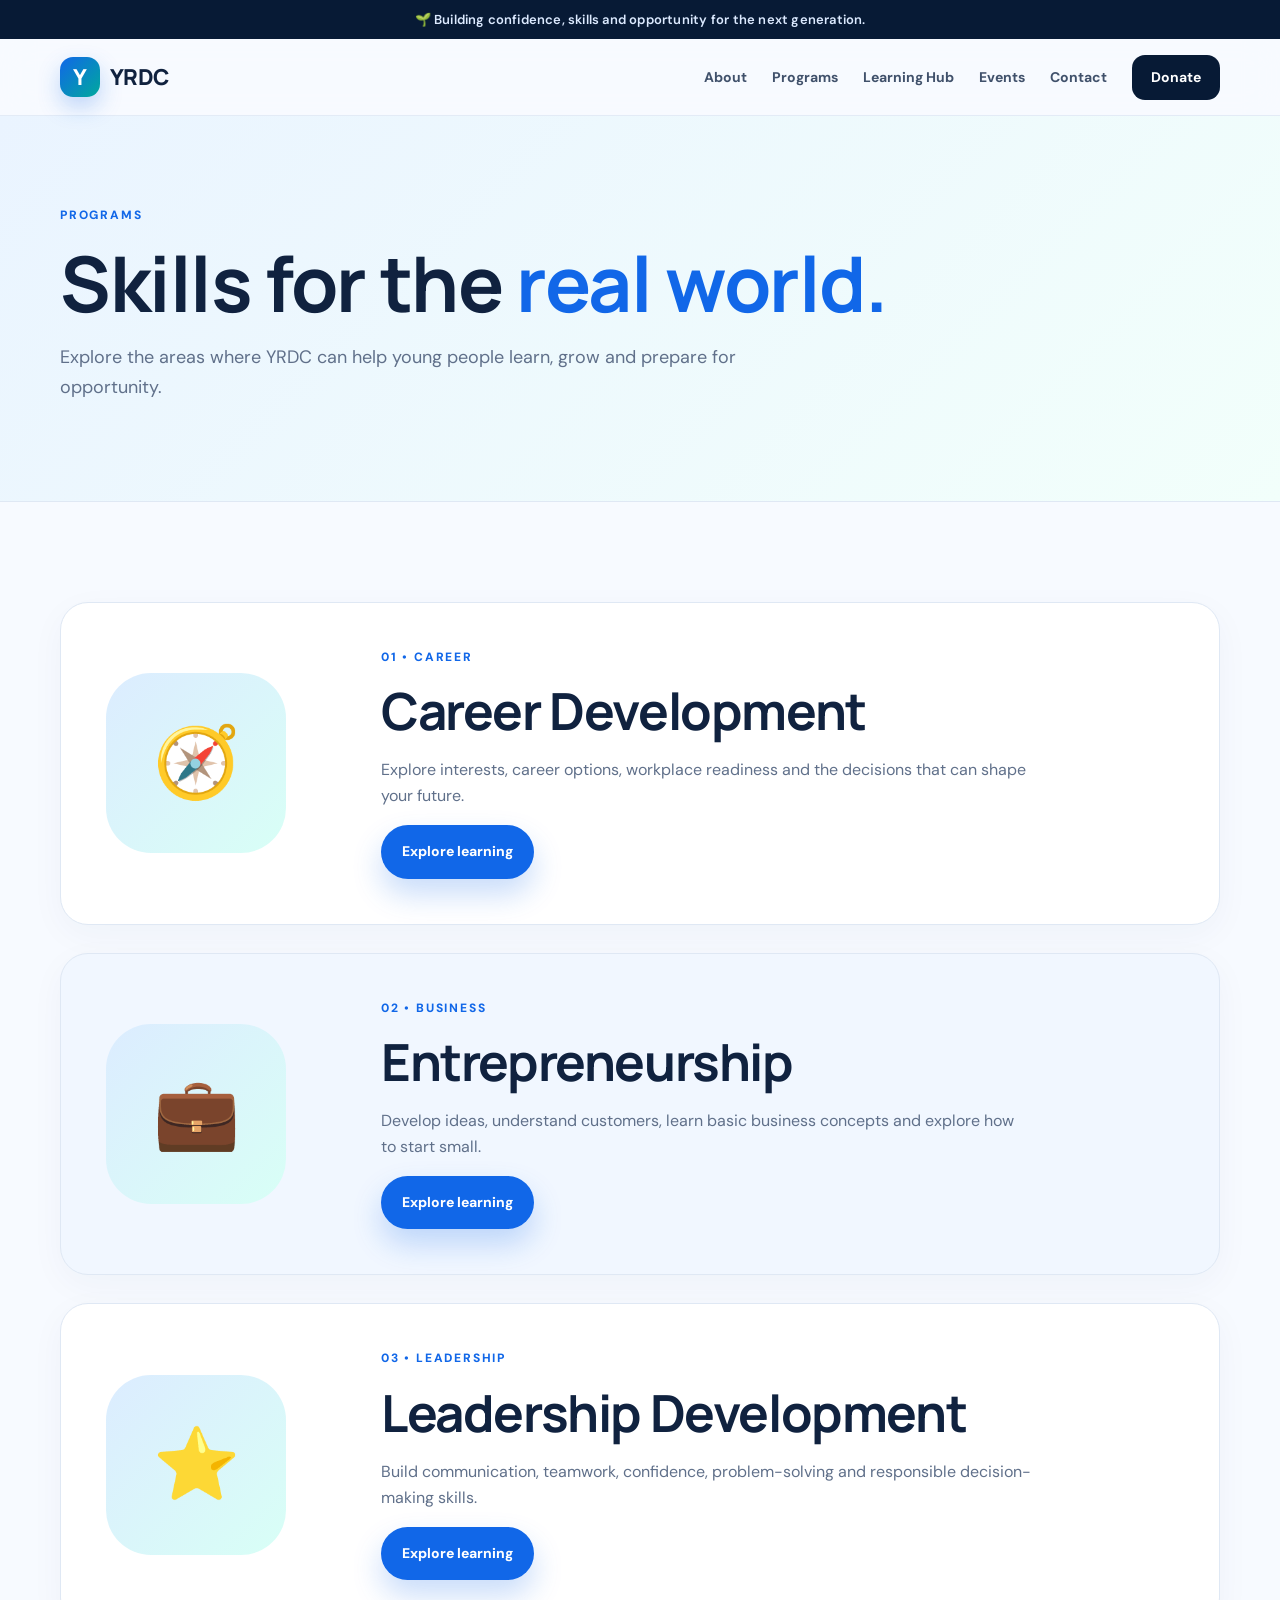
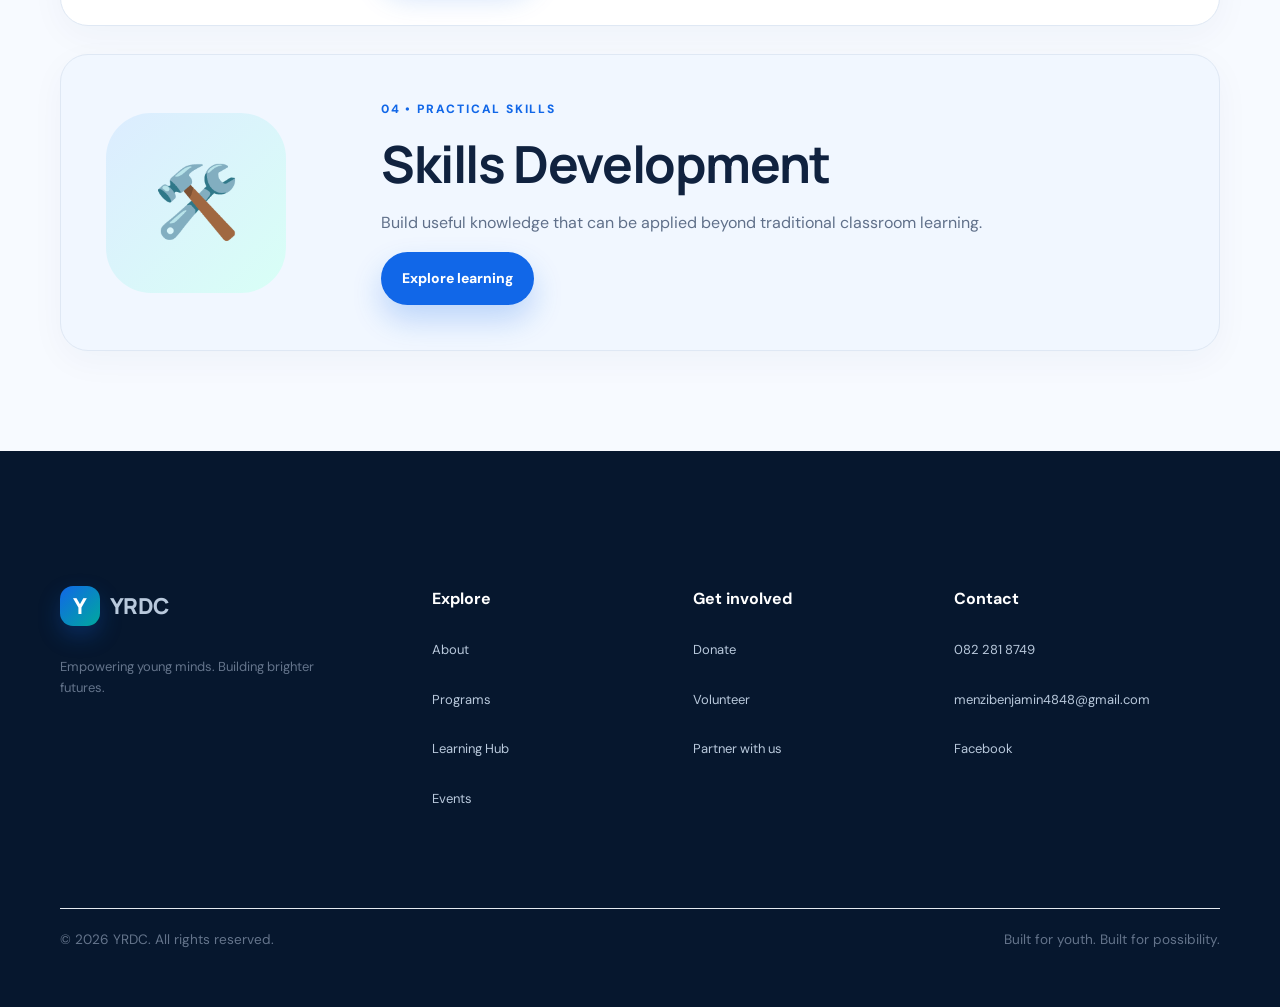
<file: programs.html>
<!DOCTYPE html><html lang="en"><head><meta charset="UTF-8"><meta name="viewport" content="width=device-width, initial-scale=1.0"><meta name="description" content="YRDC youth development organization."><title>Programs | YRDC</title><link rel="preconnect" href="https://fonts.googleapis.com"><link rel="preconnect" href="https://fonts.gstatic.com" crossorigin><link href="https://fonts.googleapis.com/css2?family=DM+Sans:wght@400;500;600;700&family=Manrope:wght@700;800&display=swap" rel="stylesheet"><link rel="stylesheet" href="style.css"></head><body><div class="announcement">🌱 Building confidence, skills and opportunity for the next generation.</div><header class="nav-wrap"><nav class="nav container"><a class="brand" href="index.html"><span class="brand-mark">Y</span><span>YRDC</span></a><button class="menu-btn" aria-label="Open navigation" aria-expanded="false">☰</button><div class="nav-links"><a href="about.html">About</a><a href="programs.html">Programs</a><a href="learning.html">Learning Hub</a><a href="events.html">Events</a><a href="contact.html">Contact</a><a class="nav-donate" href="donate.html">Donate</a></div></nav></header><main><section class="page-hero"><div class="container"><div class="eyebrow">Programs</div><h1>Skills for the <em>real world.</em></h1><p>Explore the areas where YRDC can help young people learn, grow and prepare for opportunity.</p></div></section>
<section class="section"><div class="container program-list">
<article id="career" class="feature-row"><div class="feature-icon">🧭</div><div><div class="eyebrow">01 • Career</div><h2>Career Development</h2><p>Explore interests, career options, workplace readiness and the decisions that can shape your future.</p><a class="btn btn-primary" href="learning.html">Explore learning</a></div></article>
<article id="entrepreneurship" class="feature-row reverse"><div class="feature-icon">💼</div><div><div class="eyebrow">02 • Business</div><h2>Entrepreneurship</h2><p>Develop ideas, understand customers, learn basic business concepts and explore how to start small.</p><a class="btn btn-primary" href="learning.html">Explore learning</a></div></article>
<article id="leadership" class="feature-row"><div class="feature-icon">⭐</div><div><div class="eyebrow">03 • Leadership</div><h2>Leadership Development</h2><p>Build communication, teamwork, confidence, problem-solving and responsible decision-making skills.</p><a class="btn btn-primary" href="learning.html">Explore learning</a></div></article>
<article id="skills" class="feature-row reverse"><div class="feature-icon">🛠️</div><div><div class="eyebrow">04 • Practical skills</div><h2>Skills Development</h2><p>Build useful knowledge that can be applied beyond traditional classroom learning.</p><a class="btn btn-primary" href="learning.html">Explore learning</a></div></article>
</div></section></main><footer><div class="container footer-grid"><div><a class="brand footer-brand" href="index.html"><span class="brand-mark">Y</span><span>YRDC</span></a><p>Empowering young minds. Building brighter futures.</p></div><div><h4>Explore</h4><a href="about.html">About</a><a href="programs.html">Programs</a><a href="learning.html">Learning Hub</a><a href="events.html">Events</a></div><div><h4>Get involved</h4><a href="donate.html">Donate</a><a href="volunteer.html">Volunteer</a><a href="partner.html">Partner with us</a></div><div><h4>Contact</h4><a href="tel:+27822818749">082 281 8749</a><a href="mailto:menzibenjamin4848@gmail.com">menzibenjamin4848@gmail.com</a><a href="https://www.facebook.com/profile.php?id=100063714684003" target="_blank" rel="noopener">Facebook</a></div></div><div class="container footer-bottom"><span>© <span id="year"></span> YRDC. All rights reserved.</span><span>Built for youth. Built for possibility.</span></div></footer><script src="script.js"></script><script>
document.addEventListener("DOMContentLoaded",()=>{const filters=document.querySelectorAll(".filter"), cards=document.querySelectorAll(".lesson"), search=document.getElementById("courseSearch");function apply(){const active=document.querySelector(".filter.active")?.dataset.filter||"all", q=(search?.value||"").toLowerCase();cards.forEach(c=>{const okCat=active==="all"||c.dataset.cat===active;const okText=c.dataset.title.includes(q);c.style.display=okCat&&okText?"grid":"none"})}filters.forEach(f=>f.addEventListener("click",()=>{filters.forEach(x=>x.classList.remove("active"));f.classList.add("active");apply()}));search?.addEventListener("input",apply)});
</script></body></html>
</file>
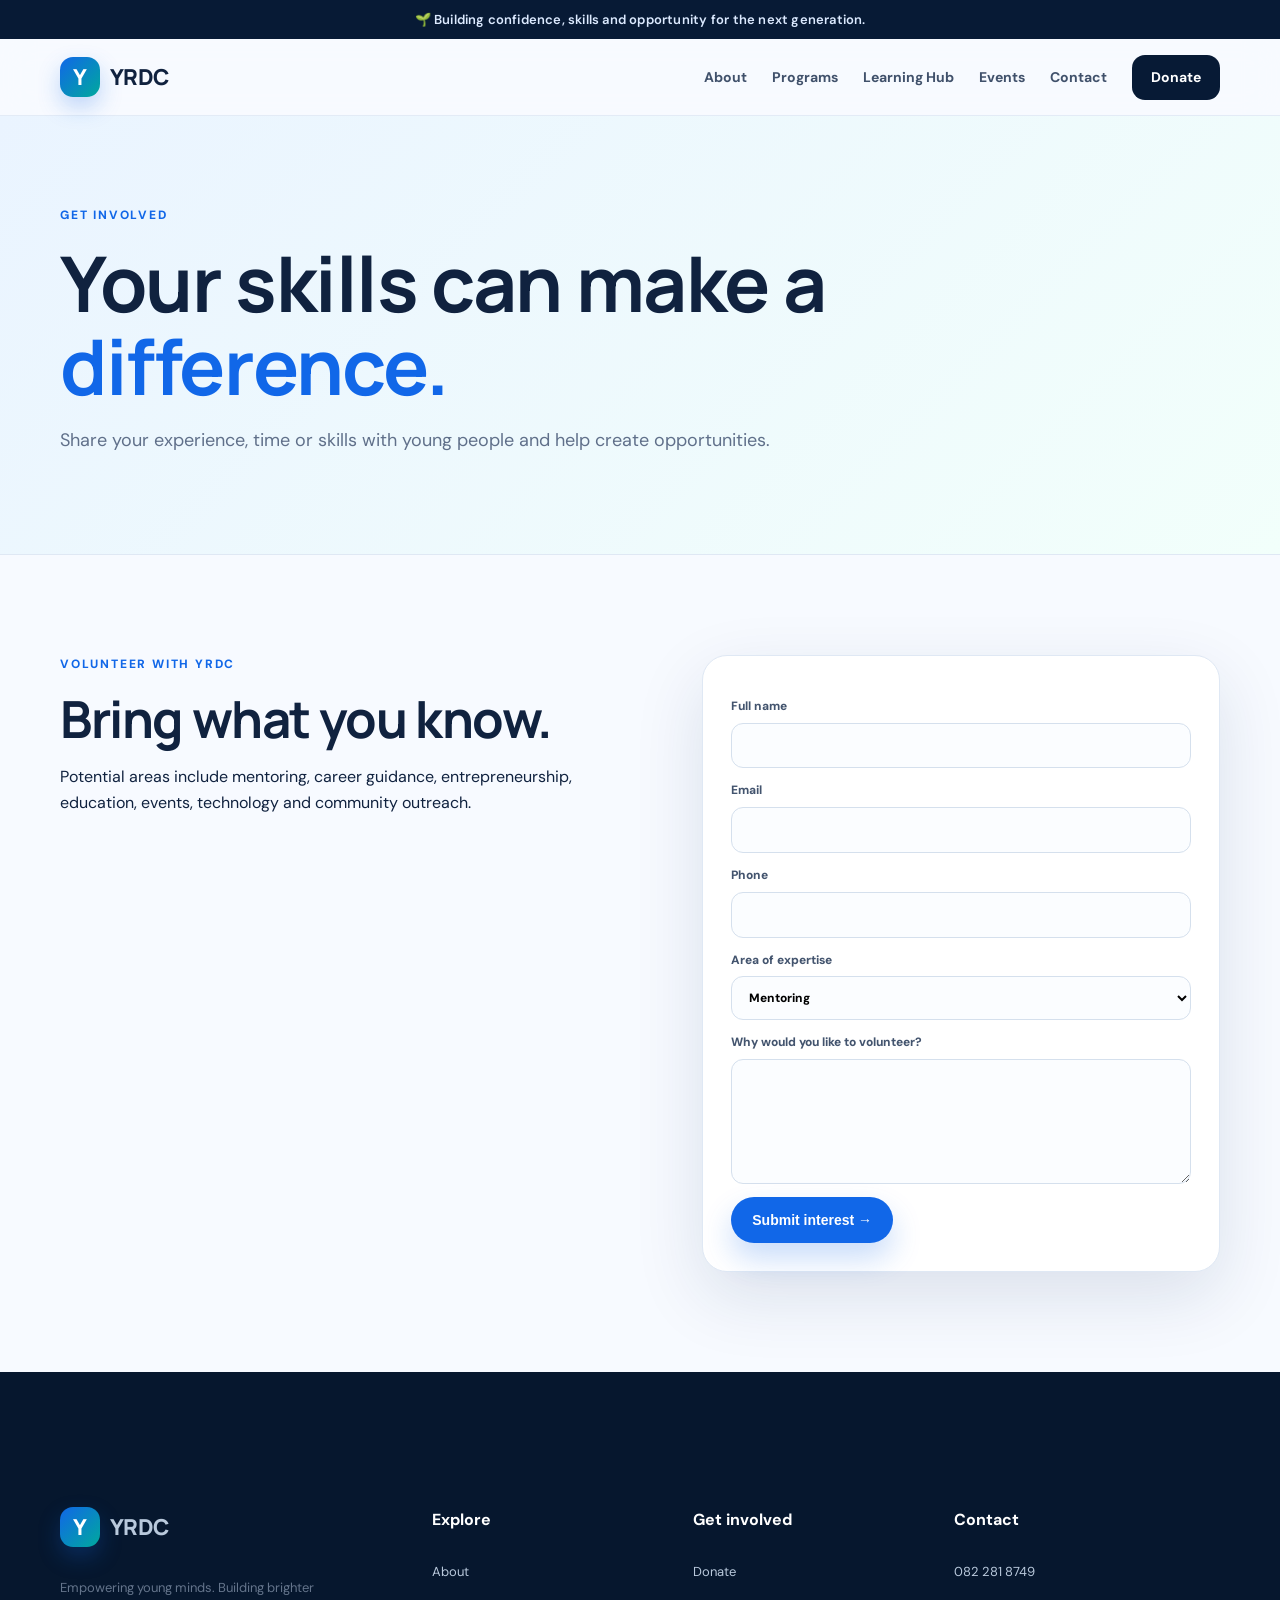
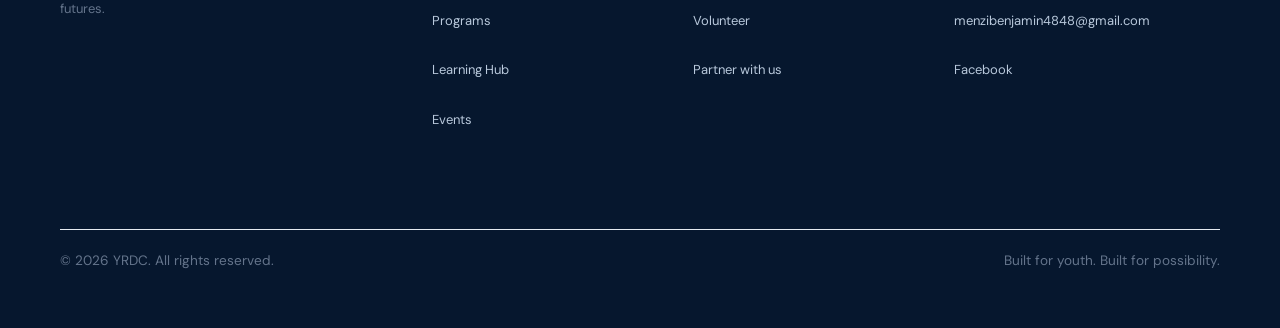
<file: volunteer.html>
<!DOCTYPE html><html lang="en"><head><meta charset="UTF-8"><meta name="viewport" content="width=device-width, initial-scale=1.0"><meta name="description" content="YRDC youth development organization."><title>Volunteer | YRDC</title><link rel="preconnect" href="https://fonts.googleapis.com"><link rel="preconnect" href="https://fonts.gstatic.com" crossorigin><link href="https://fonts.googleapis.com/css2?family=DM+Sans:wght@400;500;600;700&family=Manrope:wght@700;800&display=swap" rel="stylesheet"><link rel="stylesheet" href="style.css"></head><body><div class="announcement">🌱 Building confidence, skills and opportunity for the next generation.</div><header class="nav-wrap"><nav class="nav container"><a class="brand" href="index.html"><span class="brand-mark">Y</span><span>YRDC</span></a><button class="menu-btn" aria-label="Open navigation" aria-expanded="false">☰</button><div class="nav-links"><a href="about.html">About</a><a href="programs.html">Programs</a><a href="learning.html">Learning Hub</a><a href="events.html">Events</a><a href="contact.html">Contact</a><a class="nav-donate" href="donate.html">Donate</a></div></nav></header><main><section class="page-hero"><div class="container"><div class="eyebrow">Get involved</div><h1>Your skills can make a <em>difference.</em></h1><p>Share your experience, time or skills with young people and help create opportunities.</p></div></section>
<section class="section"><div class="container form-layout"><div><div class="eyebrow">Volunteer with YRDC</div><h2>Bring what you know.</h2><p>Potential areas include mentoring, career guidance, entrepreneurship, education, events, technology and community outreach.</p></div><form class="form-card" onsubmit="event.preventDefault(); alert('Thank you for your interest in volunteering with YRDC.');"><label>Full name<input required></label><label>Email<input type="email" required></label><label>Phone<input></label><label>Area of expertise<select><option>Mentoring</option><option>Career guidance</option><option>Entrepreneurship</option><option>Education</option><option>Technology</option><option>Events</option><option>Community outreach</option></select></label><label>Why would you like to volunteer?<textarea rows="5"></textarea></label><button class="btn btn-primary">Submit interest →</button></form></div></section></main><footer><div class="container footer-grid"><div><a class="brand footer-brand" href="index.html"><span class="brand-mark">Y</span><span>YRDC</span></a><p>Empowering young minds. Building brighter futures.</p></div><div><h4>Explore</h4><a href="about.html">About</a><a href="programs.html">Programs</a><a href="learning.html">Learning Hub</a><a href="events.html">Events</a></div><div><h4>Get involved</h4><a href="donate.html">Donate</a><a href="volunteer.html">Volunteer</a><a href="partner.html">Partner with us</a></div><div><h4>Contact</h4><a href="tel:+27822818749">082 281 8749</a><a href="mailto:menzibenjamin4848@gmail.com">menzibenjamin4848@gmail.com</a><a href="https://www.facebook.com/profile.php?id=100063714684003" target="_blank" rel="noopener">Facebook</a></div></div><div class="container footer-bottom"><span>© <span id="year"></span> YRDC. All rights reserved.</span><span>Built for youth. Built for possibility.</span></div></footer><script src="script.js"></script><script>
document.addEventListener("DOMContentLoaded",()=>{const filters=document.querySelectorAll(".filter"), cards=document.querySelectorAll(".lesson"), search=document.getElementById("courseSearch");function apply(){const active=document.querySelector(".filter.active")?.dataset.filter||"all", q=(search?.value||"").toLowerCase();cards.forEach(c=>{const okCat=active==="all"||c.dataset.cat===active;const okText=c.dataset.title.includes(q);c.style.display=okCat&&okText?"grid":"none"})}filters.forEach(f=>f.addEventListener("click",()=>{filters.forEach(x=>x.classList.remove("active"));f.classList.add("active");apply()}));search?.addEventListener("input",apply)});
</script></body></html>
</file>
<file: style.css>
:root{
  --navy:#071a35;--blue:#1167e8;--teal:#00a99d;--yellow:#ffd34e;--coral:#ff6d59;
  --ink:#10223f;--muted:#60708a;--paper:#f7faff;--white:#fff;--line:#dfe8f4;
  --shadow:0 24px 70px rgba(14,45,90,.12);--radius:26px
}
*{box-sizing:border-box}html{scroll-behavior:smooth}body{margin:0;font-family:"DM Sans",sans-serif;color:var(--ink);background:var(--paper);line-height:1.65}
img{max-width:100%;display:block}a{color:inherit;text-decoration:none}.container{width:min(1160px,92%);margin:auto}
.announcement{background:var(--navy);color:#dceaff;text-align:center;padding:9px 15px;font-size:13px;font-weight:600;letter-spacing:.2px}
.nav-wrap{position:sticky;top:0;z-index:50;background:rgba(247,250,255,.88);backdrop-filter:blur(16px);border-bottom:1px solid rgba(223,232,244,.8)}
.nav{height:76px;display:flex;align-items:center;justify-content:space-between}.brand{display:flex;align-items:center;gap:10px;font-family:Manrope;font-weight:800;font-size:22px;letter-spacing:-.7px}.brand-mark{width:40px;height:40px;display:grid;place-items:center;border-radius:13px;background:linear-gradient(135deg,var(--blue),var(--teal));color:white;box-shadow:0 10px 22px rgba(17,103,232,.25)}
.nav-links{display:flex;align-items:center;gap:25px;font-size:14px;font-weight:700}.nav-links a:not(.nav-donate){color:#40516b}.nav-links a:hover{color:var(--blue)}.nav-donate{padding:11px 19px;border-radius:13px;background:var(--navy);color:#fff!important}.menu-btn{display:none;border:0;background:none;font-size:27px}
.hero{position:relative;overflow:hidden;min-height:690px;padding:90px 0 60px;background:linear-gradient(145deg,#f8fbff 0%,#eef7ff 60%,#f1fffb 100%)}
.hero-grid{display:grid;grid-template-columns:1.03fr .97fr;align-items:center;gap:60px}.eyebrow{font-size:12px;text-transform:uppercase;letter-spacing:1.8px;color:var(--blue);font-weight:800;margin-bottom:16px}.eyebrow.light{color:#bdeaff}
.pulse{display:inline-block;width:8px;height:8px;border-radius:50%;background:var(--teal);box-shadow:0 0 0 6px rgba(0,169,157,.12);margin-right:8px}
h1,h2,h3{font-family:Manrope;line-height:1.08;margin:0 0 18px;letter-spacing:-1.4px}h1{font-size:clamp(48px,6vw,78px);max-width:720px}h1 em{font-style:normal;color:var(--blue)}h2{font-size:clamp(34px,4vw,52px)}h3{font-size:23px;letter-spacing:-.6px}
.hero-text{font-size:19px;max-width:650px;color:#52637d;margin:0 0 28px}.hero-actions{display:flex;gap:12px;flex-wrap:wrap}.btn{display:inline-flex;align-items:center;justify-content:center;gap:13px;padding:14px 20px;border-radius:15px;font-weight:800;font-size:14px;transition:.25s ease;border:1px solid transparent}.btn:hover{transform:translateY(-3px)}.btn-primary{background:var(--blue);color:#fff;box-shadow:0 15px 30px rgba(17,103,232,.23)}.btn-ghost{border-color:#cbd8e9;background:#fff}.btn-light{background:#fff;color:var(--navy)}.btn-yellow{background:var(--yellow);color:var(--navy)}.btn-outline-light{border-color:rgba(255,255,255,.35);color:#fff}
.hero-trust{display:flex;gap:10px;flex-wrap:wrap;margin-top:28px}.hero-trust span{padding:7px 11px;border-radius:999px;background:#fff;border:1px solid var(--line);font-size:11px;font-weight:800;color:#5d6e86}
.hero-visual{position:relative;min-height:510px}.hero-card{position:absolute;right:0;top:25px;width:min(480px,90%);height:470px;border-radius:34px;overflow:hidden;box-shadow:var(--shadow);transform:rotate(2deg);background:#fff}.hero-card img{width:100%;height:100%;object-fit:cover;filter:saturate(1.05)}.photo-label{position:absolute;left:22px;right:22px;bottom:22px;padding:17px 18px;border-radius:18px;background:rgba(7,26,53,.78);backdrop-filter:blur(10px);color:#fff;display:flex;justify-content:space-between;align-items:center}.photo-label span{color:#cde2ff;font-size:12px}.floating-card{position:absolute;background:#fff;padding:13px 15px;border-radius:18px;box-shadow:0 18px 40px rgba(17,48,90,.16);display:flex;gap:10px;align-items:center;z-index:3}.floating-card .icon{font-size:25px}.floating-card small{display:block;color:#718099;font-size:11px}.fc-one{left:-12px;top:90px}.fc-two{right:-15px;bottom:72px}.hero-orb{position:absolute;border-radius:50%;filter:blur(1px);opacity:.5}.orb-a{width:270px;height:270px;background:#d4f5ff;right:-90px;top:-100px}.orb-b{width:190px;height:190px;background:#dcffe9;left:-100px;bottom:-80px}.scroll-note{position:absolute;bottom:22px;left:50%;transform:translateX(-50%);font-size:9px;font-weight:900;letter-spacing:2px;color:#718099}.scroll-note span{font-size:15px;margin-left:8px}
.section{padding:100px 0}.intro{background:#fff}.split{display:grid;grid-template-columns:.95fr 1.05fr;gap:75px;align-items:center}.section-image{border-radius:30px;overflow:hidden;box-shadow:var(--shadow);transform:rotate(-1.5deg)}.section-image img{width:100%;height:460px;object-fit:cover}.section-copy p{color:var(--muted);font-size:16px}.text-link{font-weight:900;color:var(--blue);display:inline-flex;gap:10px;margin-top:12px}
.programs-section{background:#f2f7fd}.section-heading{display:flex;align-items:end;justify-content:space-between;gap:30px;margin-bottom:35px}.program-grid{display:grid;grid-template-columns:repeat(4,1fr);gap:17px}.program-card{background:#fff;border:1px solid var(--line);padding:26px;border-radius:23px;min-height:280px;transition:.25s;box-shadow:0 8px 25px rgba(20,60,100,.04)}.program-card:hover{transform:translateY(-7px);box-shadow:var(--shadow)}.program-card.accent{background:linear-gradient(145deg,#0d65e5,#00a99d);color:#fff;border:0}.program-card.accent p,.program-card.accent a{color:#e7ffff}.program-icon{font-size:34px;margin-bottom:45px}.program-card p{color:var(--muted);font-size:14px}.program-card a{font-size:13px;font-weight:900;color:var(--blue)}
.mindset{background:var(--navy);color:#fff}.mindset-box{border-radius:32px;background:linear-gradient(135deg,#0b2a55,#073f58);padding:55px;display:grid;grid-template-columns:1fr 1fr;gap:70px;align-items:center;overflow:hidden;position:relative}.mindset-box p{color:#b9cce5;max-width:520px}.mindset-art{height:300px;position:relative;display:grid;place-items:center}.big-y{font-family:Manrope;font-size:260px;line-height:1;color:#0d3a68;text-shadow:0 0 80px rgba(0,169,157,.2)}.tag{position:absolute;background:#fff;color:var(--navy);font-size:12px;font-weight:900;padding:9px 14px;border-radius:999px;box-shadow:0 12px 28px rgba(0,0,0,.15)}.tag-1{top:35px;left:10%}.tag-2{top:110px;right:3%;background:var(--yellow)}.tag-3{bottom:35px;left:7%;background:#8cf2dc}.tag-4{bottom:15px;right:18%;background:#ff9f8e}
.learning-preview{background:#fff}.course-grid{display:grid;grid-template-columns:repeat(3,1fr);gap:18px}.course-card{padding:24px;border:1px solid var(--line);border-radius:22px;background:#f9fbff;display:grid;grid-template-columns:auto 1fr;gap:18px;align-items:start}.course-icon{font-size:30px}.course-card small{font-weight:900;letter-spacing:1.2px;color:var(--blue);font-size:10px}.course-card h3{font-size:19px;margin:5px 0 8px}.course-card p{font-size:13px;color:var(--muted);margin:0}.progress{grid-column:1/-1;height:6px;background:#dfe9f4;border-radius:99px;overflow:hidden}.progress span{height:100%;display:block;background:linear-gradient(90deg,var(--blue),var(--teal));border-radius:99px}
.cta-section{padding-top:0;background:#fff}.cta{background:linear-gradient(110deg,#0b5dd9,#00a99d);color:#fff;border-radius:30px;padding:48px 55px;display:flex;align-items:center;justify-content:space-between;gap:30px}.cta h2{max-width:680px;margin:0}.cta-actions{display:flex;gap:10px;flex-wrap:wrap}
footer{background:#06172e;color:#b9c9dc;padding:65px 0 25px}.footer-grid{display:grid;grid-template-columns:1.4fr 1fr 1fr 1.3fr;gap:40px}.footer-brand{color:#fff}.footer-grid p{max-width:260px;font-size:13px}.footer-grid h4{color:#fff;margin:4px 0 15px}.footer-grid>div>a:not(.brand){display:block;font-size:13px;margin:9px 0}.footer-grid a:hover{color:#fff}.footer-bottom{border-top:1px solid rgba(255,255,255,.1);margin-top:45px;padding-top:18px;display:flex;justify-content:space-between;font-size:11px}
.reveal{opacity:0;transform:translateY(20px);transition:opacity .7s ease,transform .7s ease}.reveal.visible{opacity:1;transform:none}
@media(max-width:900px){.nav-links{display:none;position:absolute;top:76px;left:0;right:0;background:#fff;padding:20px;box-shadow:0 18px 30px rgba(0,0,0,.08);flex-direction:column;align-items:stretch}.nav-links.open{display:flex}.menu-btn{display:block}.hero{padding-top:55px}.hero-grid,.split,.mindset-box{grid-template-columns:1fr}.hero-visual{min-height:470px}.program-grid{grid-template-columns:repeat(2,1fr)}.mindset-art{height:250px}.course-grid{grid-template-columns:1fr}.cta{flex-direction:column;align-items:flex-start}.footer-grid{grid-template-columns:repeat(2,1fr)}}
@media(max-width:600px){h1{font-size:45px}.section{padding:70px 0}.hero{min-height:auto;padding-bottom:75px}.hero-visual{min-height:390px}.hero-card{height:360px}.fc-one{left:-8px;top:35px}.fc-two{right:-5px;bottom:20px}.section-heading{display:block}.section-heading .text-link{margin-top:5px}.program-grid{grid-template-columns:1fr}.program-card{min-height:0}.mindset-box{padding:32px}.big-y{font-size:190px}.footer-grid{grid-template-columns:1fr}.footer-bottom{display:block}.footer-bottom span{display:block;margin:7px 0}}

.page-hero{padding:90px 0 80px;background:linear-gradient(135deg,#eaf4ff,#f2fffb);border-bottom:1px solid var(--line)}.page-hero h1{max-width:850px}.page-hero h1 em{color:var(--blue);font-style:normal}.page-hero p{max-width:720px;color:var(--muted);font-size:18px}.program-list{display:grid;gap:28px}.feature-row{display:grid;grid-template-columns:220px 1fr;gap:55px;align-items:center;background:#fff;border:1px solid var(--line);padding:45px;border-radius:28px;box-shadow:0 10px 35px rgba(20,60,100,.04)}.feature-row.reverse{background:#f1f7ff}.feature-icon{width:180px;height:180px;border-radius:45px;display:grid;place-items:center;background:linear-gradient(135deg,#dcecff,#d8fff6);font-size:70px}.feature-row p{color:var(--muted);max-width:650px}.hub-hero{background:linear-gradient(125deg,#071a35,#0b4f73);color:#fff}.hub-hero .eyebrow{color:#7be7d6}.hub-hero p{color:#c4d6eb}.search-box{display:flex;max-width:700px;background:#fff;border-radius:17px;padding:5px 16px;margin-top:28px;box-shadow:0 18px 45px rgba(0,0,0,.18)}.search-box span{color:#6c7c92;font-size:26px}.search-box input{width:100%;border:0;outline:0;padding:13px;font:inherit}.category-row{display:flex;gap:9px;flex-wrap:wrap;margin-bottom:28px}.filter{border:1px solid var(--line);background:#fff;padding:9px 14px;border-radius:999px;font-weight:800;font-size:12px;color:#54667f;cursor:pointer}.filter.active{background:var(--blue);color:#fff;border-color:var(--blue)}.learning-grid{display:grid;grid-template-columns:repeat(4,1fr);gap:16px}.lesson{display:grid;align-content:start;gap:8px;background:#fff;border:1px solid var(--line);border-radius:22px;padding:22px;min-height:250px;box-shadow:0 8px 25px rgba(20,60,100,.04)}.lesson>span{font-size:32px}.lesson small{font-weight:900;color:var(--blue);letter-spacing:1px;font-size:9px;margin-top:14px}.lesson h3{font-size:19px;margin:0}.lesson p{font-size:13px;color:var(--muted);margin:0}.lesson-btn{border:0;background:none;color:var(--blue);font-weight:900;text-align:left;padding:8px 0;cursor:pointer}.donate-grid,.contact-grid,.partner-grid,.form-layout{display:grid;grid-template-columns:1.05fr .95fr;gap:70px;align-items:start}.donate-hero{background:linear-gradient(135deg,#e8fff7,#eaf3ff)}.support-cards{display:grid;grid-template-columns:1fr 1fr;gap:12px;margin-top:25px}.support-cards>div{padding:20px;border-radius:18px;background:#f4f8fd;border:1px solid var(--line)}.support-cards b{display:block}.support-cards span{display:block;color:var(--muted);font-size:12px;margin-top:5px}.form-card{background:#fff;border:1px solid var(--line);border-radius:25px;padding:28px;box-shadow:var(--shadow)}.form-card h3{margin-bottom:20px}.form-card label{display:block;font-size:12px;font-weight:800;margin:13px 0;color:#43546e}.form-card input,.form-card select,.form-card textarea{display:block;width:100%;margin-top:6px;padding:12px 13px;border:1px solid #d5e0ed;border-radius:12px;font:inherit;outline:none;background:#fbfdff}.form-card input:focus,.form-card select:focus,.form-card textarea:focus{border-color:var(--blue);box-shadow:0 0 0 4px rgba(17,103,232,.08)}.form-card small{display:block;color:#78879a;font-size:10px;margin-top:13px}.contact-strip{display:flex;justify-content:space-between;align-items:center;gap:25px}.contact-strip>div:last-child{display:flex;gap:10px}.partner-item{display:flex;gap:14px;align-items:center;padding:17px 0;border-bottom:1px solid var(--line)}.partner-item>span{display:block}.partner-item small{display:block;color:var(--muted);font-size:12px}.empty-event{background:#fff;border:1px solid var(--line);border-radius:30px;padding:60px;display:flex;gap:35px;align-items:center}.event-icon{width:100px;height:100px;border-radius:28px;background:#e7f1ff;display:grid;place-items:center;font-size:45px}.contact-item{display:flex;gap:15px;align-items:center;padding:18px 0;border-bottom:1px solid var(--line)}.contact-item>span{width:46px;height:46px;border-radius:14px;background:#e8f2ff;display:grid;place-items:center;font-size:20px;font-weight:900}.contact-item small{display:block;color:var(--blue);font-size:9px;font-weight:900;letter-spacing:1px}.contact-item b{font-size:15px}
@media(max-width:900px){.feature-row,.donate-grid,.contact-grid,.partner-grid,.form-layout{grid-template-columns:1fr}.feature-icon{width:110px;height:110px;font-size:45px}.learning-grid{grid-template-columns:repeat(2,1fr)}.contact-strip{display:block}.contact-strip>div:last-child{margin-top:20px}.empty-event{padding:35px;align-items:flex-start}}
@media(max-width:600px){.feature-row{padding:28px;gap:25px}.support-cards{grid-template-columns:1fr}.learning-grid{grid-template-columns:1fr}.empty-event{display:block}.event-icon{margin-bottom:25px}.page-hero{padding:65px 0 55px}}

/* Homepage additions */
.hero{min-height:calc(100vh - 120px);display:grid;grid-template-columns:1.08fr .92fr;align-items:center;gap:56px;padding-top:72px;padding-bottom:72px}
.hero-copy{max-width:720px}.hero h1{font-family:Manrope,sans-serif;font-size:clamp(3rem,6vw,5.8rem);line-height:.98;letter-spacing:-.055em;margin:14px 0 24px}.hero h1 span{color:var(--accent,#16b3a3)}.hero-copy>p{font-size:1.15rem;line-height:1.75;max-width:650px;color:var(--muted,#64748b)}
.hero-actions{display:flex;flex-wrap:wrap;gap:14px;margin-top:28px}.btn{display:inline-flex;align-items:center;justify-content:center;padding:14px 20px;border-radius:999px;text-decoration:none;font-weight:800;transition:.25s transform,.25s box-shadow}.btn:hover{transform:translateY(-3px)}.btn.primary{background:var(--accent,#16b3a3);color:#fff;box-shadow:0 12px 30px rgba(22,179,163,.24)}.btn.secondary{background:#fff;color:#14213d;border:1px solid #dbe4ef}
.hero-stats{display:flex;flex-wrap:wrap;gap:30px;margin-top:38px}.hero-stats div{display:flex;flex-direction:column;gap:4px}.hero-stats strong{font-size:1.05rem}.hero-stats span{font-size:.88rem;color:var(--muted,#64748b)}
.hero-visual{position:relative;min-height:560px;display:grid;place-items:center}.hero-card{position:relative;width:min(100%,560px);border-radius:34px;overflow:hidden;box-shadow:0 28px 80px rgba(15,23,42,.18);transform:rotate(1deg)}.hero-card img{display:block;width:100%;height:560px;object-fit:cover}.floating-card{position:absolute;left:22px;bottom:22px;display:flex;flex-direction:column;gap:5px;padding:18px 20px;border-radius:20px;background:rgba(255,255,255,.94);box-shadow:0 15px 40px rgba(15,23,42,.16);max-width:280px}.floating-card span{font-size:.85rem;color:#64748b;line-height:1.4}.hero-orb{position:absolute;right:-12px;top:35px;width:110px;height:110px;border-radius:50%;display:grid;place-items:center;background:#14213d;color:#fff;font:800 3rem Manrope,sans-serif;box-shadow:0 18px 40px rgba(15,23,42,.18)}
.section{padding:100px 0}.section.light{background:#f7fafc}.section-heading{max-width:760px;margin-bottom:46px}.section-heading h2,.split-grid h2,.cta-box h2{font-family:Manrope,sans-serif;font-size:clamp(2.2rem,4vw,4rem);line-height:1.05;letter-spacing:-.04em;margin:10px 0 18px}.section-heading p,.split-grid p,.cta-box p{color:#64748b;line-height:1.75;font-size:1.05rem}.cards{display:grid;gap:22px}.cards.three{grid-template-columns:repeat(3,1fr)}.card{padding:30px;border-radius:28px;background:#fff;border:1px solid #e7edf4;box-shadow:0 12px 40px rgba(15,23,42,.06);transition:.25s transform,.25s box-shadow}.card:hover{transform:translateY(-7px);box-shadow:0 22px 55px rgba(15,23,42,.1)}.card .icon{font-size:2rem}.card h3{font:800 1.4rem Manrope,sans-serif;margin:18px 0 10px}.card p{color:#64748b;line-height:1.65}.card a{color:#0b8f82;text-decoration:none;font-weight:800}
.split{background:#fff}.split-grid{display:grid;grid-template-columns:1fr 1fr;gap:70px;align-items:center}.image-stack{position:relative;min-height:520px}.image-stack img{width:82%;height:430px;object-fit:cover;border-radius:30px;box-shadow:0 24px 60px rgba(15,23,42,.16)}.image-stack .small-image{position:absolute;right:0;bottom:0;width:48%;height:240px;border:10px solid #fff}
.cta-section{padding:35px 0 100px;background:#fff}.cta-box{border-radius:34px;padding:55px 60px;background:linear-gradient(135deg,#e8fffa,#eef5ff);display:flex;align-items:center;justify-content:space-between;gap:35px}.cta-box .hero-actions{margin-top:0}
.footer-grid{display:grid;grid-template-columns:1.5fr 1fr 1fr 1.2fr;gap:40px;padding:70px 0 45px}.footer-grid>div{display:flex;flex-direction:column;gap:10px}.footer-grid .brand{margin-bottom:8px}.footer-grid p{color:#64748b;line-height:1.6}.footer-grid h4{margin:0 0 8px}.footer-grid a{color:inherit;text-decoration:none}.footer-bottom{display:flex;justify-content:space-between;gap:20px;padding:20px 0 30px;border-top:1px solid #e5eaf0;color:#64748b;font-size:.85rem}
@media(max-width:900px){.hero,.split-grid{grid-template-columns:1fr}.hero{padding-top:45px}.hero-visual{min-height:430px}.hero-card img{height:430px}.cards.three{grid-template-columns:1fr}.cta-box{flex-direction:column;align-items:flex-start}.footer-grid{grid-template-columns:1fr 1fr}.image-stack{min-height:440px}}
@media(max-width:560px){.hero{padding-left:20px;padding-right:20px}.hero h1{font-size:3rem}.hero-visual{min-height:360px}.hero-card img{height:360px}.hero-orb{width:78px;height:78px;font-size:2rem}.section{padding:70px 0}.section .container,.split-grid{padding-left:20px;padding-right:20px}.footer-grid{grid-template-columns:1fr}.footer-bottom{flex-direction:column}.cta-box{padding:35px 25px}.image-stack{min-height:350px}.image-stack img{height:300px}}
</file>
